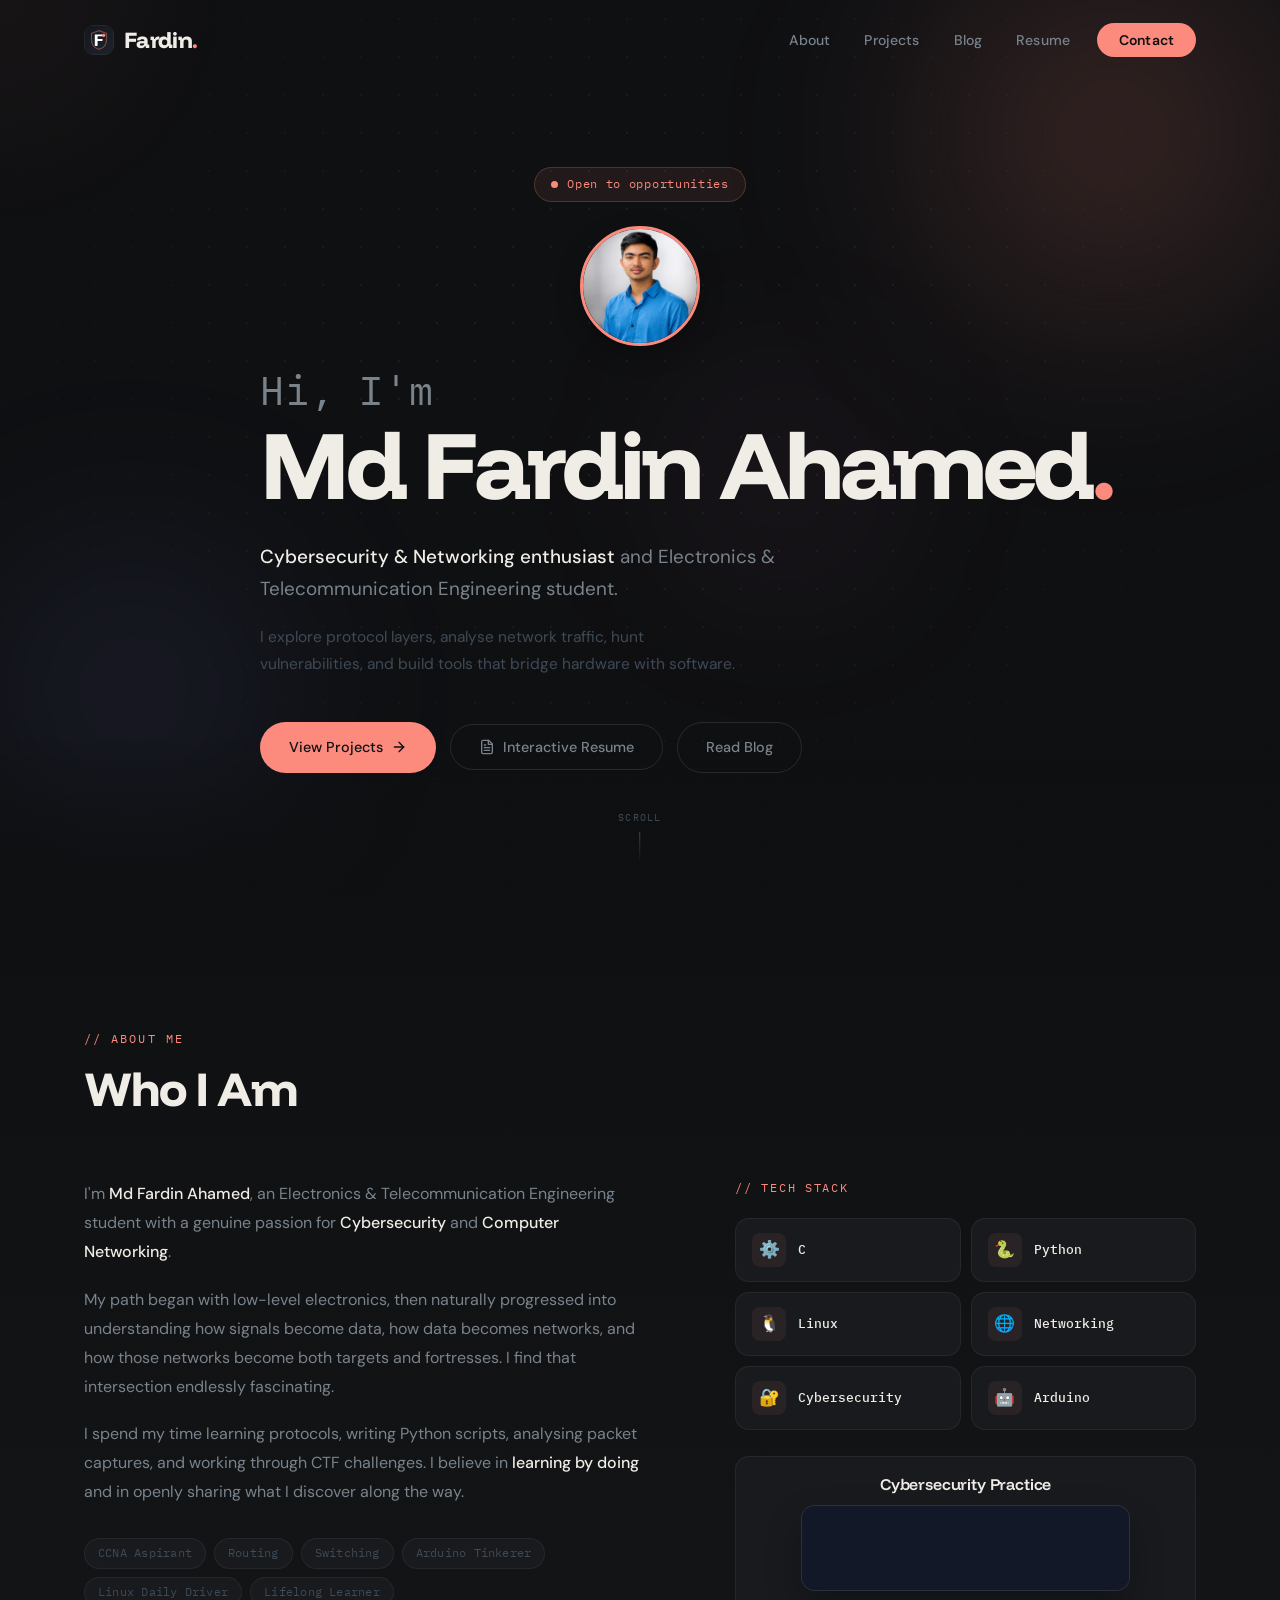
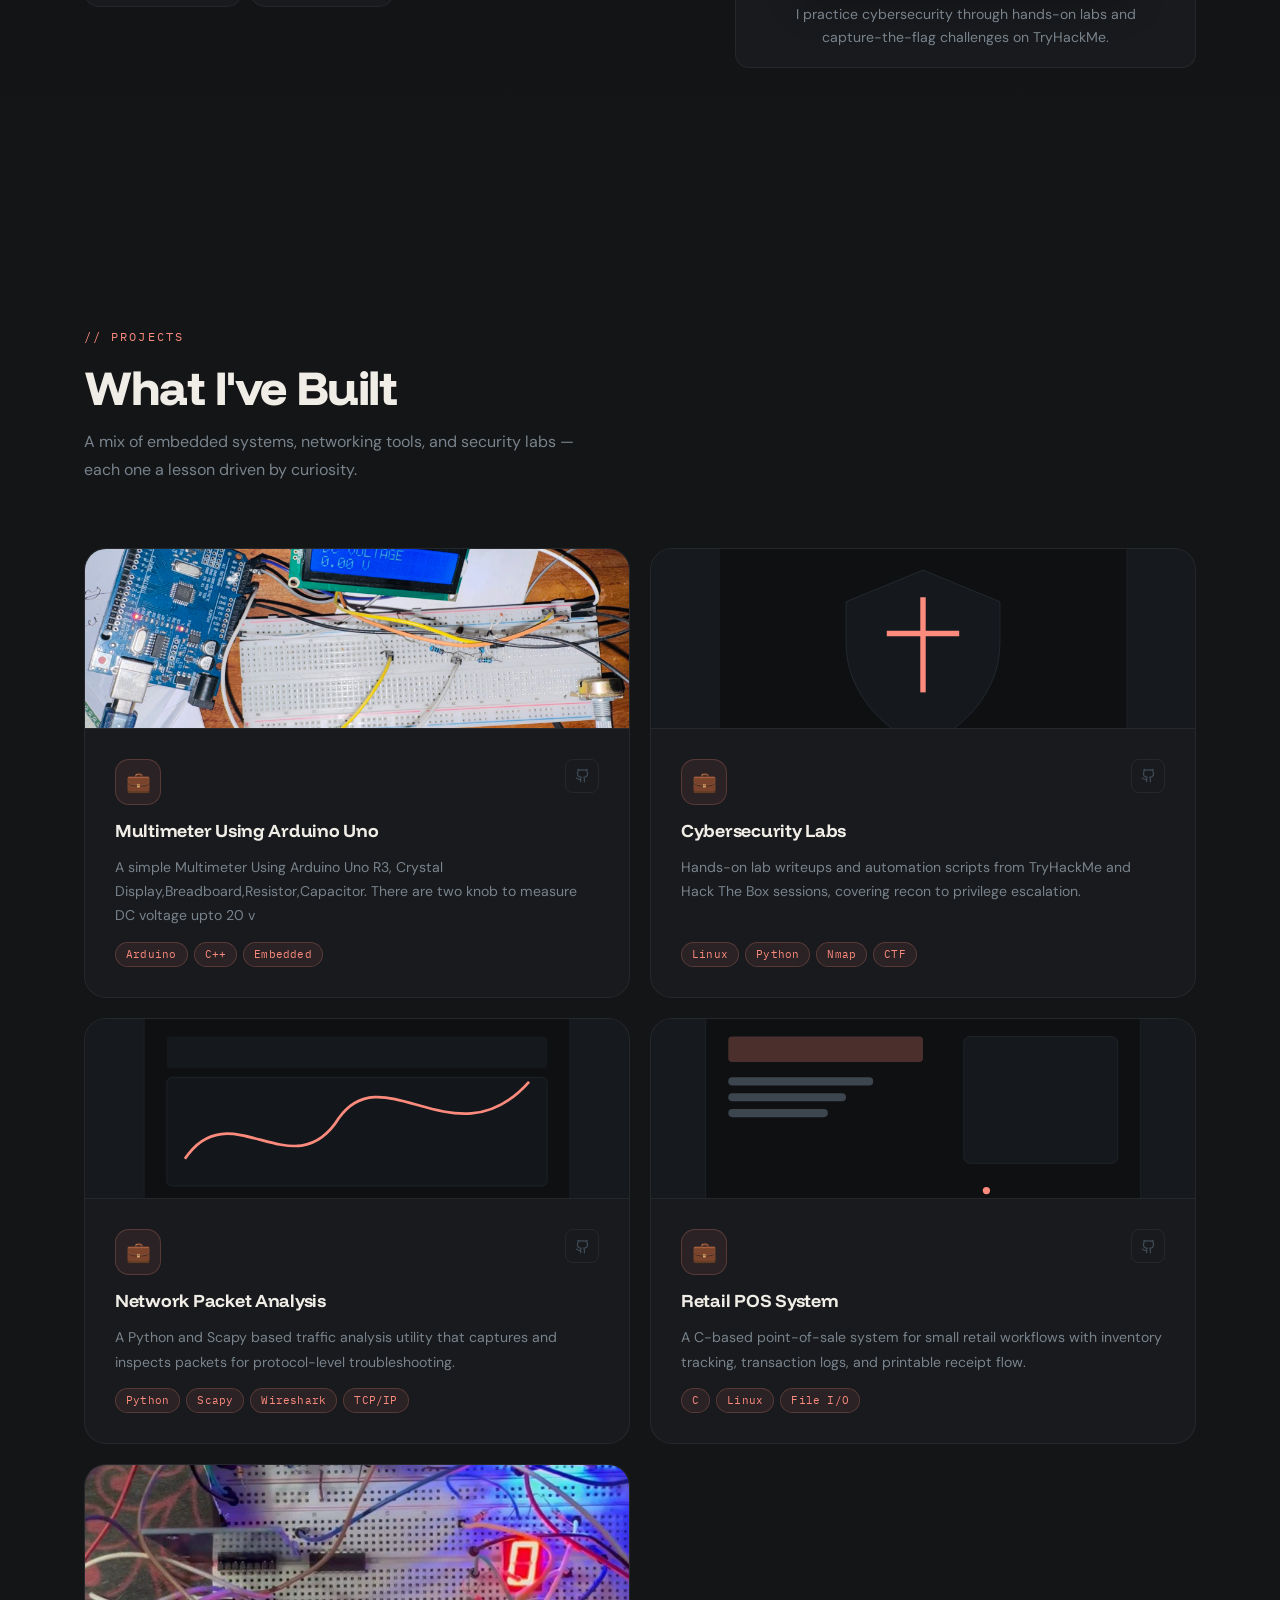
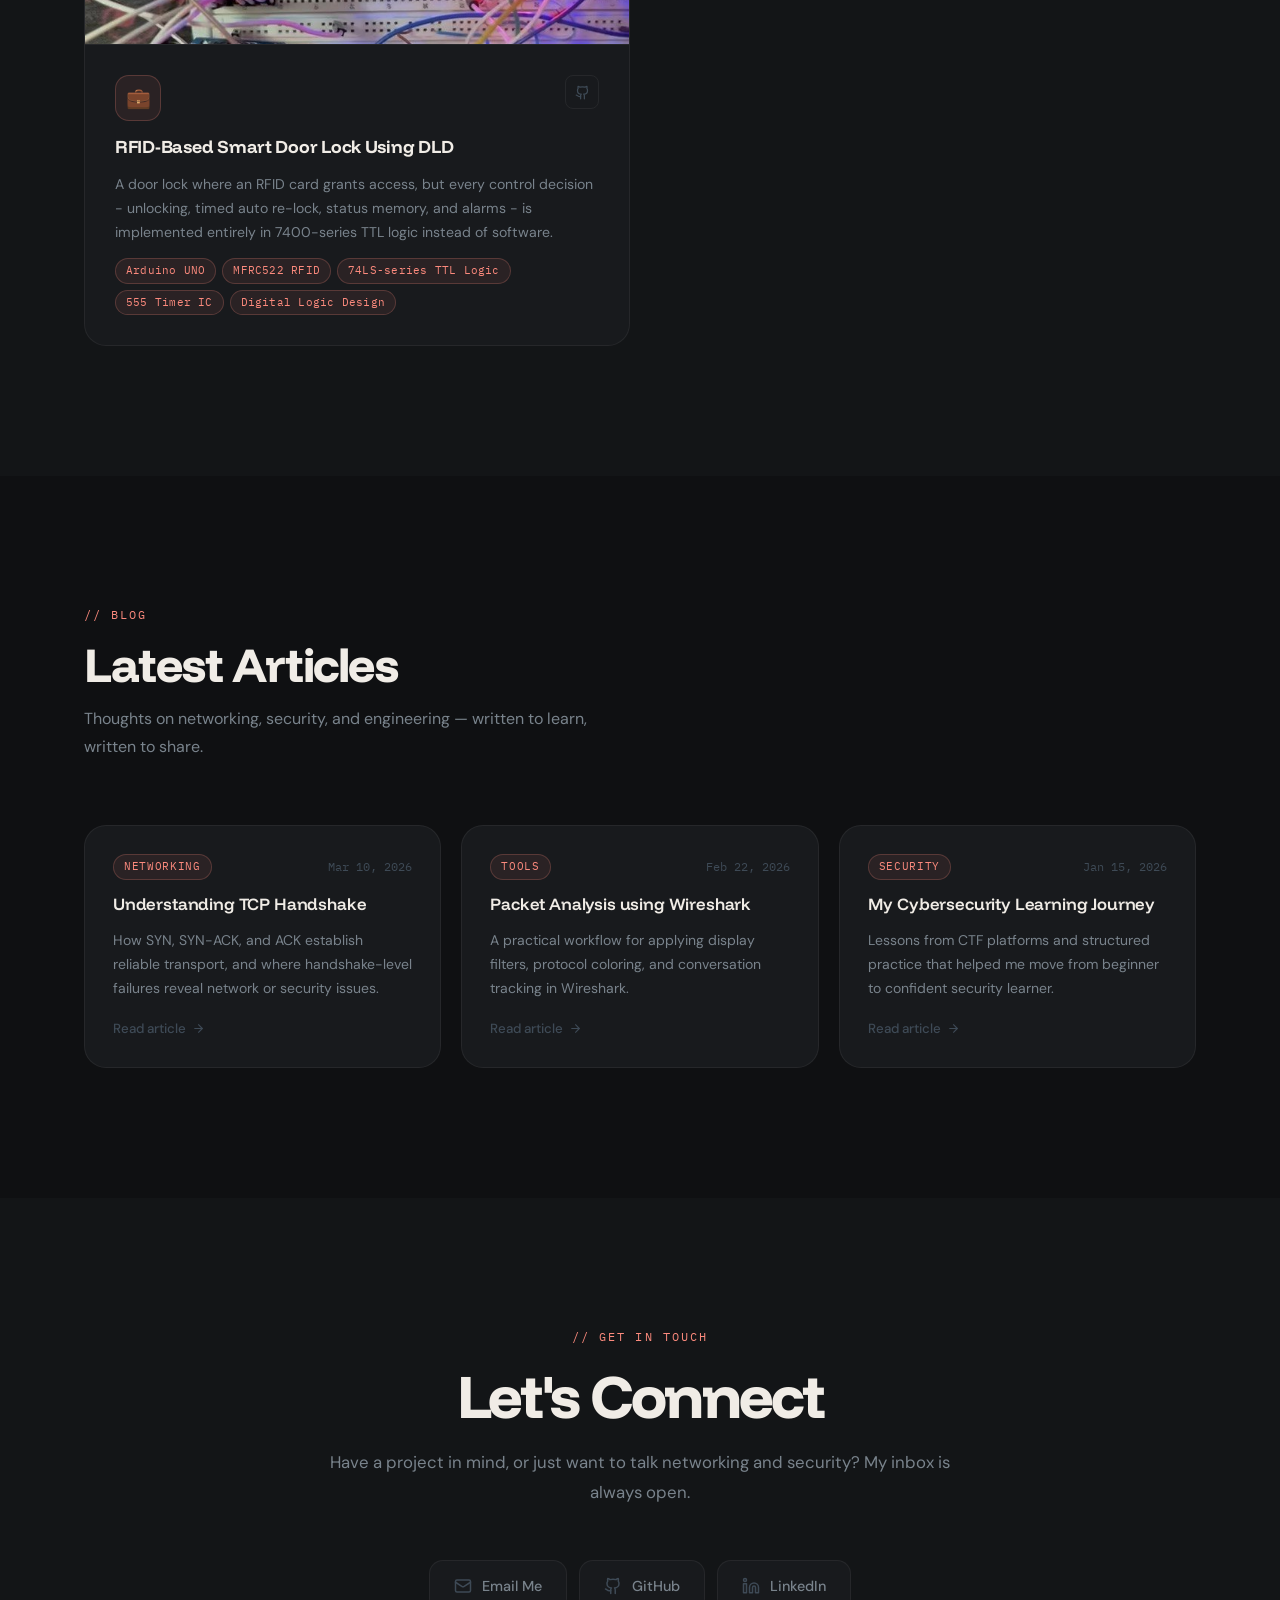
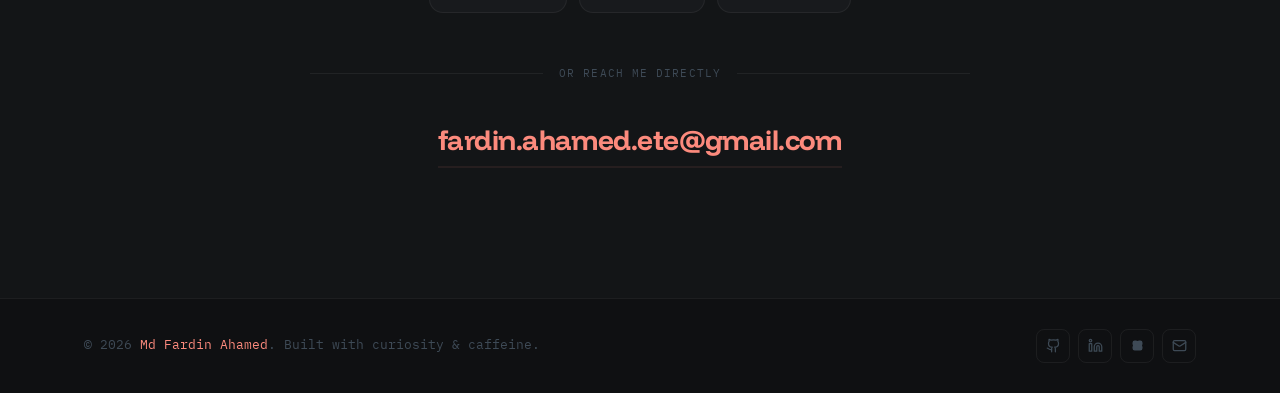
<file: index.html>
<!DOCTYPE html>
<html lang="en">
<head>
  <meta charset="UTF-8" />
  <meta name="viewport" content="width=device-width, initial-scale=1.0" />
  <meta name="description" content="Md Fardin Ahamed — Cybersecurity and Networking enthusiast, Electronics and Telecommunication Engineering student, and builder of practical security and networking projects." />
  <meta name="theme-color" content="#0f1012" />
  <meta name="robots" content="index,follow" />
  <meta name="googlebot" content="index,follow,max-image-preview:large,max-snippet:-1,max-video-preview:-1" />
  <meta name="author" content="Md Fardin Ahamed" />
  <meta name="keywords" content="Md Fardin Ahamed, cybersecurity portfolio, networking projects, packet analysis, Wireshark, CTF, electronics engineering" />

  <!-- Open Graph -->
  <meta property="og:title"       content="Md Fardin Ahamed — Portfolio" />
  <meta property="og:description" content="Cybersecurity and Networking enthusiast sharing projects, writeups, and practical learning." />
  <meta property="og:type"        content="website" />
  <meta property="og:url"         content="https://fardinahamed.tech" />
  <meta property="og:image"       content="https://fardinahamed.tech/assets/images/og-cover.svg" />
  <meta property="og:site_name"   content="Md Fardin Ahamed Portfolio" />
  <meta property="og:locale"      content="en_US" />

  <meta name="twitter:card"        content="summary_large_image" />
  <meta name="twitter:title"       content="Md Fardin Ahamed — Portfolio" />
  <meta name="twitter:description" content="Cybersecurity and Networking enthusiast with hands-on projects and blogs." />
  <meta name="twitter:image"       content="https://fardinahamed.tech/assets/images/og-cover.svg" />

  <link rel="canonical" href="https://fardinahamed.tech/" />
  <link rel="alternate" hreflang="en" href="https://fardinahamed.tech/" />
  <link rel="alternate" hreflang="x-default" href="https://fardinahamed.tech/" />
  <link rel="sitemap" type="application/xml" href="/sitemap.xml" />

  <title>Md Fardin Ahamed — Portfolio</title>

  <!-- Favicon & Apple Touch Icon -->
  <link rel="icon" type="image/svg+xml" href="assets/icons/favicon.svg?v=20260815_v2" />
  <link rel="alternate icon" href="assets/icons/favicon.svg?v=20260815_v2" />
  <link rel="shortcut icon" href="assets/icons/favicon.svg?v=20260815_v2" />
  <link rel="apple-touch-icon" href="assets/icons/favicon.svg?v=20260815_v2" />

  <!-- Google Fonts -->
  <link rel="preconnect" href="https://fonts.googleapis.com" />
  <link rel="preconnect" href="https://fonts.gstatic.com" crossorigin />
  <link
    href="https://fonts.googleapis.com/css2?family=Funnel+Display:wght@300;400;500;600;700;800&family=DM+Sans:ital,opsz,wght@0,9..40,300;0,9..40,400;0,9..40,500;0,9..40,600;1,9..40,400&family=IBM+Plex+Mono:ital,wght@0,400;0,500;1,400&display=swap"
    rel="stylesheet"
  />

  <!-- Stylesheets -->
  <link rel="stylesheet" href="css/base.css?v=20260815_resume_cms_v5" />
  <link rel="stylesheet" href="css/layout.css?v=20260815_resume_cms_v5" />
  <link rel="stylesheet" href="css/components.css?v=20260816_v15" />

  <!-- Structured Data -->
  <script type="application/ld+json">
    {
      "@context": "https://schema.org",
      "@graph": [
        {
          "@type": "Person",
          "@id": "https://fardinahamed.tech/#person",
          "name": "Md Fardin Ahamed",
          "url": "https://fardinahamed.tech/",
          "image": "https://fardinahamed.tech/assets/images/profile.svg",
          "jobTitle": "Cybersecurity and Networking Enthusiast",
          "description": "Electronics and Telecommunication Engineering student focused on cybersecurity, networking, and practical labs.",
          "sameAs": [
            "https://github.com/fardin040",
            "https://linkedin.com/in/mdfardinahamed",
            "https://tryhackme.com/p/fardinahamed"
          ]
        },
        {
          "@type": "WebSite",
          "@id": "https://fardinahamed.tech/#website",
          "url": "https://fardinahamed.tech/",
          "name": "Md Fardin Ahamed Portfolio",
          "description": "Projects, writeups, and practical learning in cybersecurity and networking.",
          "publisher": {
            "@id": "https://fardinahamed.tech/#person"
          },
          "inLanguage": "en"
        },
        {
          "@type": "WebPage",
          "@id": "https://fardinahamed.tech/#webpage",
          "url": "https://fardinahamed.tech/",
          "name": "Md Fardin Ahamed — Portfolio",
          "isPartOf": {
            "@id": "https://fardinahamed.tech/#website"
          },
          "about": {
            "@id": "https://fardinahamed.tech/#person"
          },
          "dateModified": "2026-03-15"
        }
      ]
    }
  </script>
</head>

<body>

  <!-- Ambient cursor glow -->
  <div class="cursor-glow" aria-hidden="true"></div>

  <!-- ══════════════════════════════════════════
       NAVBAR
  ══════════════════════════════════════════ -->
  <nav class="navbar" aria-label="Main navigation">
    <div class="container">
      <div class="navbar__inner">

        <a href="#home" class="navbar__logo" aria-label="Md Fardin Ahamed Home">
          <svg class="navbar__logo-icon" width="28" height="28" viewBox="0 0 64 64" fill="none" xmlns="http://www.w3.org/2000/svg" aria-hidden="true">
            <rect width="64" height="64" rx="16" fill="url(#navBgGrad)"/>
            <rect x="0.75" y="0.75" width="62.5" height="62.5" rx="15.25" stroke="#ffffff" stroke-opacity="0.15"/>
            <path d="M 32 12 L 48 18 V 32 C 48 41.5 41.2 49.2 32 52 C 22.8 49.2 16 41.5 16 32 V 18 Z" fill="none" stroke="#fc8a7d" stroke-width="2.5" stroke-opacity="0.4"/>
            <path d="M 23 20 H 42 C 43.1 20 44 20.9 44 22 C 44 23.1 43.1 24 42 24 H 29 V 30 H 38 C 39.1 30 40 30.9 40 32 C 40 33.1 39.1 34 38 34 H 29 V 43 C 29 44.1 28.1 45 27 45 H 25 C 23.9 45 23 44.1 23 43 V 20 Z" fill="#ffffff"/>
            <circle cx="42" cy="22" r="3.5" fill="#fc8a7d"/>
            <defs>
              <linearGradient id="navBgGrad" x1="0%" y1="0%" x2="100%" y2="100%">
                <stop offset="0%" stop-color="#14171d"/>
                <stop offset="100%" stop-color="#1e222b"/>
              </linearGradient>
            </defs>
          </svg>
          <span class="navbar__logo-text">Fardin<span class="navbar__logo-dot">.</span></span>
        </a>

        <ul class="navbar__menu" id="nav-menu" role="list">
          <li><a href="#about"    class="navbar__link">About</a></li>
          <li><a href="#projects" class="navbar__link">Projects</a></li>
          <li><a href="#blog"     class="navbar__link">Blog</a></li>
          <li>
            <a
              href="/assets/resume/Md_Fardin_Ahamed_Resume.pdf"
              data-action="open-resume"
              class="navbar__link"
            >Resume</a>
          </li>
          <li><a href="#contact"  class="navbar__cta">Contact</a></li>
        </ul>

        <button
          class="navbar__hamburger"
          aria-controls="nav-menu"
          aria-expanded="false"
          aria-label="Toggle navigation"
        >
          <span></span>
          <span></span>
          <span></span>
        </button>

      </div>
    </div>
  </nav>


  <!-- ══════════════════════════════════════════
       HERO
  ══════════════════════════════════════════ -->
  <section id="home" class="hero">

    <!-- Background layers -->
    <div class="hero__grid-bg" aria-hidden="true"></div>
    <div class="hero__blobs" aria-hidden="true">
      <div class="hero__blob hero__blob--1"></div>
      <div class="hero__blob hero__blob--2"></div>
      <div class="hero__blob hero__blob--3"></div>
    </div>

    <div class="container">
      <div class="hero__content">

        <!-- Status badge -->
        <div class="hero__badge reveal">
          <div class="hero__badge-dot"></div>
          <span class="hero__badge-text">Open to opportunities</span>
        </div>

        <div class="hero__avatar reveal reveal-delay-1">
          <img
            src="/assets/images/profile.svg?v=20260315"
            alt="Md Fardin Ahamed"
            id="profile-avatar"
            data-fallback-src="/assets/images/profile.svg?v=20260315"
            data-fallback-alt="Md Fardin Ahamed"
            class="hero__avatar-img"
            loading="eager"
          />
        </div>

        <!-- Heading -->
        <h1 class="hero__title reveal reveal-delay-2">
          <span class="hero__title-greeting">Hi, I'm</span>
          <span class="hero__title-name">
            Md&nbsp;Fardin&nbsp;Ahamed<span class="hero__title-dot">.</span>
          </span>
        </h1>

        <!-- Subtitle -->
        <p class="hero__subtitle reveal reveal-delay-2">
          <strong>Cybersecurity &amp; Networking enthusiast</strong> and
          Electronics &amp; Telecommunication Engineering student.
        </p>

        <!-- Description -->
        <p class="hero__desc reveal reveal-delay-3">
          I explore protocol layers, analyse network traffic, hunt
          vulnerabilities, and build tools that bridge hardware with software.
        </p>

        <!-- CTAs -->
        <div class="hero__actions reveal reveal-delay-4">
          <a href="#projects" class="btn btn--primary">
            View Projects
            <svg xmlns="http://www.w3.org/2000/svg" width="16" height="16" viewBox="0 0 24 24"
                 fill="none" stroke="currentColor" stroke-width="2"
                 stroke-linecap="round" stroke-linejoin="round" aria-hidden="true">
              <path d="M5 12h14"/><path d="m12 5 7 7-7 7"/>
            </svg>
          </a>
          <button
            id="open-resume-btn"
            data-action="open-resume"
            class="btn btn--outline"
            aria-haspopup="dialog"
            aria-controls="resume-modal"
          >
            <svg xmlns="http://www.w3.org/2000/svg" width="16" height="16" viewBox="0 0 24 24"
                 fill="none" stroke="currentColor" stroke-width="2"
                 stroke-linecap="round" stroke-linejoin="round" aria-hidden="true">
              <path d="M14.5 2H6a2 2 0 0 0-2 2v16a2 2 0 0 0 2 2h12a2 2 0 0 0 2-2V7.5L14.5 2z"/>
              <polyline points="14 2 14 8 20 8"/>
              <line x1="16" y1="13" x2="8" y2="13"/>
              <line x1="16" y1="17" x2="8" y2="17"/>
              <line x1="10" y1="9" x2="8" y2="9"/>
            </svg>
            Interactive Resume
          </button>
          <a href="#blog" class="btn btn--outline">Read Blog</a>
        </div>

      </div>
    </div>

    <!-- Scroll indicator -->
    <div class="hero__scroll" aria-hidden="true">
      <span class="hero__scroll-text">scroll</span>
      <div class="hero__scroll-line"></div>
    </div>

  </section>


  <!-- ══════════════════════════════════════════
       ABOUT
  ══════════════════════════════════════════ -->
  <section id="about">
    <div class="container">

      <div class="section-header reveal">
        <span class="section-label">// about me</span>
        <h2 id="about-title" class="section-title">Who I Am</h2>
      </div>

      <div class="about__grid">

        <!-- Biography -->
        <div class="about__bio reveal--left">
          <div id="about-bio-text">
            <p>
              I'm <span class="about__highlight">Md Fardin Ahamed</span>, an
              Electronics &amp; Telecommunication Engineering student with a genuine passion
              for <span class="about__highlight">Cybersecurity</span> and
              <span class="about__highlight">Computer Networking</span>.
            </p>
            <p>
              My path began with low&#8209;level electronics, then naturally
              progressed into understanding how signals become data, how data
              becomes networks, and how those networks become both targets and
              fortresses. I find that intersection endlessly fascinating.
            </p>
            <p>
              I spend my time learning protocols, writing Python scripts, analysing
              packet captures, and working through CTF challenges. I believe in
              <span class="about__highlight">learning by doing</span> and in
              openly sharing what I discover along the way.
            </p>
          </div>

          <div id="about-tags" class="about__tags">
            <span class="tag">CTF Player</span>
            <span class="tag">Open Source</span>
            <span class="tag">Packet Analysis</span>
            <span class="tag">Arduino Tinkerer</span>
            <span class="tag">Linux Daily Driver</span>
            <span class="tag">Lifelong Learner</span>
          </div>
        </div>

        <!-- Skills -->
        <div class="about__skills reveal--right">
          <span class="about__skills-label">// tech stack</span>
          <div class="about__skills-grid">

            <div class="skill-item">
              <div class="skill-item__icon" aria-hidden="true">⚙️</div>
              <span class="skill-item__name">C</span>
            </div>

            <div class="skill-item">
              <div class="skill-item__icon" aria-hidden="true">🐍</div>
              <span class="skill-item__name">Python</span>
            </div>

            <div class="skill-item">
              <div class="skill-item__icon" aria-hidden="true">🐧</div>
              <span class="skill-item__name">Linux</span>
            </div>

            <div class="skill-item">
              <div class="skill-item__icon" aria-hidden="true">🌐</div>
              <span class="skill-item__name">Networking</span>
            </div>

            <div class="skill-item">
              <div class="skill-item__icon" aria-hidden="true">🔐</div>
              <span class="skill-item__name">Cybersecurity</span>
            </div>

            <div class="skill-item">
              <div class="skill-item__icon" aria-hidden="true">🤖</div>
              <span class="skill-item__name">Arduino</span>
            </div>

          </div>

          <div class="about__practice">
            <h3 class="about__practice-title">Cybersecurity Practice</h3>
            <div class="about__practice-badge-shell">
              <iframe
                class="about__practice-badge-frame"
                src="https://tryhackme.com/api/v2/badges/public-profile?userPublicId=4145303"
                title="TryHackMe badge for Md Fardin Ahamed"
                loading="lazy"
                scrolling="no"
                referrerpolicy="strict-origin-when-cross-origin"
              ></iframe>
            </div>
            <p class="about__practice-caption">
              I practice cybersecurity through hands-on labs and capture-the-flag challenges on TryHackMe.
            </p>
          </div>
        </div>

      </div>
    </div>
  </section>


  <!-- ══════════════════════════════════════════
       PROJECTS
  ══════════════════════════════════════════ -->
  <section id="projects">
    <div class="container">

      <div class="section-header reveal">
        <span class="section-label">// projects</span>
        <h2 class="section-title">What I've Built</h2>
        <p class="section-description">
          A mix of embedded systems, networking tools, and security labs —
          each one a lesson driven by curiosity.
        </p>
      </div>

      <div class="projects__grid" id="projects-grid" aria-live="polite"></div>
    </div>
  </section>


  <!-- ══════════════════════════════════════════
       BLOG
  ══════════════════════════════════════════ -->
  <section id="blog">
    <div class="container">

      <div class="section-header reveal">
        <span class="section-label">// blog</span>
        <h2 class="section-title">Latest Articles</h2>
        <p class="section-description">
          Thoughts on networking, security, and engineering — written to learn,
          written to share.
        </p>
      </div>

      <div class="blog__grid" id="blog-grid" aria-live="polite"></div>
    </div>
  </section>


  <!-- ══════════════════════════════════════════
       CONTACT
  ══════════════════════════════════════════ -->
  <section id="contact">
    <div class="container">

      <div class="contact__wrapper reveal">

        <span class="contact__eyebrow">// get in touch</span>
        <h2 class="contact__title">Let's Connect</h2>
        <p class="contact__subtitle">
          Have a project in mind, or just want to talk networking and
          security? My inbox is always open.
        </p>

        <div class="contact__links">

          <!-- Email -->
          <a href="mailto:fardin.ahamed.ete@gmail.com" class="contact__link">
            <svg xmlns="http://www.w3.org/2000/svg" width="18" height="18" viewBox="0 0 24 24"
                 fill="none" stroke="currentColor" stroke-width="2"
                 stroke-linecap="round" stroke-linejoin="round" aria-hidden="true">
              <rect width="20" height="16" x="2" y="4" rx="2"/>
              <path d="m22 7-8.97 5.7a1.94 1.94 0 0 1-2.06 0L2 7"/>
            </svg>
            Email Me
          </a>

          <!-- GitHub -->
          <a
            href="https://github.com/fardin040"
            target="_blank"
            rel="noopener noreferrer"
            class="contact__link"
          >
            <svg xmlns="http://www.w3.org/2000/svg" width="18" height="18" viewBox="0 0 24 24"
                 fill="none" stroke="currentColor" stroke-width="2"
                 stroke-linecap="round" stroke-linejoin="round" aria-hidden="true">
              <path d="M15 22v-4a4.8 4.8 0 0 0-1-3.5c3 0 6-2 6-5.5.08-1.25-.27-2.48-1-3.5.28-1.15.28-2.35 0-3.5 0 0-1 0-3 1.5-2.64-.5-5.36-.5-8 0C6 2 5 2 5 2c-.3 1.15-.3 2.35 0 3.5A5.403 5.403 0 0 0 4 9c0 3.5 3 5.5 6 5.5-.39.49-.68 1.05-.85 1.65-.17.6-.22 1.23-.15 1.85v4"/>
              <path d="M9 18c-4.51 2-5-2-7-2"/>
            </svg>
            GitHub
          </a>

          <!-- LinkedIn -->
          <a
            href="https://linkedin.com/in/mdfardinahamed"
            target="_blank"
            rel="noopener noreferrer"
            class="contact__link"
          >
            <svg xmlns="http://www.w3.org/2000/svg" width="18" height="18" viewBox="0 0 24 24"
                 fill="none" stroke="currentColor" stroke-width="2"
                 stroke-linecap="round" stroke-linejoin="round" aria-hidden="true">
              <path d="M16 8a6 6 0 0 1 6 6v7h-4v-7a2 2 0 0 0-2-2 2 2 0 0 0-2 2v7h-4v-7a6 6 0 0 1 6-6z"/>
              <rect width="4" height="12" x="2" y="9"/>
              <circle cx="4" cy="4" r="2"/>
            </svg>
            LinkedIn
          </a>

        </div>

        <div class="contact__divider">
          <span class="contact__divider-text">or reach me directly</span>
        </div>

        <a href="mailto:fardin.ahamed.ete@gmail.com" class="contact__email">
          fardin.ahamed.ete@gmail.com
        </a>

      </div>
    </div>
  </section>


  <!-- ══════════════════════════════════════════
       FOOTER
  ══════════════════════════════════════════ -->
  <footer class="footer">
    <div class="container">
      <div class="footer__inner">

        <p class="footer__copy">
          &copy;&nbsp;<span id="year"></span>&nbsp;<em>Md Fardin Ahamed</em>.
          Built with curiosity &amp; caffeine.
        </p>

        <nav class="footer__social" aria-label="Social links">
          <a
            href="https://github.com/fardin040"
            target="_blank"
            rel="noopener noreferrer"
            class="footer__social-link"
            aria-label="GitHub"
          >
            <svg xmlns="http://www.w3.org/2000/svg" width="15" height="15" viewBox="0 0 24 24"
                 fill="none" stroke="currentColor" stroke-width="2"
                 stroke-linecap="round" stroke-linejoin="round" aria-hidden="true">
              <path d="M15 22v-4a4.8 4.8 0 0 0-1-3.5c3 0 6-2 6-5.5.08-1.25-.27-2.48-1-3.5.28-1.15.28-2.35 0-3.5 0 0-1 0-3 1.5-2.64-.5-5.36-.5-8 0C6 2 5 2 5 2c-.3 1.15-.3 2.35 0 3.5A5.403 5.403 0 0 0 4 9c0 3.5 3 5.5 6 5.5-.39.49-.68 1.05-.85 1.65-.17.6-.22 1.23-.15 1.85v4"/>
              <path d="M9 18c-4.51 2-5-2-7-2"/>
            </svg>
          </a>

          <a
            href="https://linkedin.com/in/mdfardinahamed"
            target="_blank"
            rel="noopener noreferrer"
            class="footer__social-link"
            aria-label="LinkedIn"
          >
            <svg xmlns="http://www.w3.org/2000/svg" width="15" height="15" viewBox="0 0 24 24"
                 fill="none" stroke="currentColor" stroke-width="2"
                 stroke-linecap="round" stroke-linejoin="round" aria-hidden="true">
              <path d="M16 8a6 6 0 0 1 6 6v7h-4v-7a2 2 0 0 0-2-2 2 2 0 0 0-2 2v7h-4v-7a6 6 0 0 1 6-6z"/>
              <rect width="4" height="12" x="2" y="9"/>
              <circle cx="4" cy="4" r="2"/>
            </svg>
          </a>

          <a
            href="https://tryhackme.com/p/fardinahamed"
            target="_blank"
            rel="noopener noreferrer"
            class="footer__social-link"
            aria-label="TryHackMe"
          >
            <svg xmlns="http://www.w3.org/2000/svg" width="15" height="15" viewBox="0 0 24 24" aria-hidden="true">
              <path fill="currentColor" d="M7.5 4A3.5 3.5 0 0 0 4 7.5v2A3.5 3.5 0 0 0 7.5 13h2A3.5 3.5 0 0 0 13 9.5v-2A3.5 3.5 0 0 0 9.5 4h-2Zm7 0A3.5 3.5 0 0 0 11 7.5v2a3.5 3.5 0 0 0 3.5 3.5h2A3.5 3.5 0 0 0 20 9.5v-2A3.5 3.5 0 0 0 16.5 4h-2ZM7.5 11A3.5 3.5 0 0 0 4 14.5v2A3.5 3.5 0 0 0 7.5 20h9a3.5 3.5 0 0 0 3.5-3.5v-2A3.5 3.5 0 0 0 16.5 11h-9Z"/>
            </svg>
          </a>

          <a
            href="mailto:fardin.ahamed.ete@gmail.com"
            class="footer__social-link"
            aria-label="Email"
          >
            <svg xmlns="http://www.w3.org/2000/svg" width="15" height="15" viewBox="0 0 24 24"
                 fill="none" stroke="currentColor" stroke-width="2"
                 stroke-linecap="round" stroke-linejoin="round" aria-hidden="true">
              <rect width="20" height="16" x="2" y="4" rx="2"/>
              <path d="m22 7-8.97 5.7a1.94 1.94 0 0 1-2.06 0L2 7"/>
            </svg>
          </a>
        </nav>

      </div>
    </div>
  <!-- ══════════════════════════════════════════
       INTERACTIVE RESUME MODAL
  ══════════════════════════════════════════ -->
  <div id="resume-modal" class="resume-modal" role="dialog" aria-modal="true" aria-labelledby="resume-modal-title" aria-hidden="true">
    <div class="resume-modal__overlay" id="resume-modal-overlay"></div>
    <div class="resume-modal__card">
      
      <!-- Modal Header -->
      <div class="resume-modal__header">
        <div class="resume-modal__title-group">
          <div class="resume-modal__icon" aria-hidden="true">
            <svg width="20" height="20" viewBox="0 0 24 24" fill="none" stroke="currentColor" stroke-width="2" stroke-linecap="round" stroke-linejoin="round">
              <path d="M14.5 2H6a2 2 0 0 0-2 2v16a2 2 0 0 0 2 2h12a2 2 0 0 0 2-2V7.5L14.5 2z"/>
              <polyline points="14 2 14 8 20 8"/>
            </svg>
          </div>
          <div>
            <h2 id="resume-modal-title" class="resume-modal__title">Md Fardin Ahamed — Resume</h2>
            <span class="resume-modal__subtitle">Cybersecurity &amp; Networking | ETE Student</span>
          </div>
        </div>

        <div class="resume-modal__actions">
          <div class="resume-modal__tabs" role="tablist">
            <button class="resume-modal__tab active" id="tab-interactive" role="tab" aria-selected="true" data-target="view-interactive">Interactive</button>
            <button class="resume-modal__tab" id="tab-pdf" role="tab" aria-selected="false" data-target="view-pdf">PDF Document</button>
          </div>

          <a href="/assets/resume/Md_Fardin_Ahamed_Resume.pdf" download="Md_Fardin_Ahamed_Resume.pdf" class="btn btn--primary btn--sm" target="_blank" rel="noopener noreferrer">
            <svg width="14" height="14" viewBox="0 0 24 24" fill="none" stroke="currentColor" stroke-width="2" stroke-linecap="round" stroke-linejoin="round" aria-hidden="true">
              <path d="M21 15v4a2 2 0 0 1-2 2H5a2 2 0 0 1-2-2v-4"/>
              <polyline points="7 10 12 15 17 10"/>
              <line x1="12" y1="15" x2="12" y2="3"/>
            </svg>
            Download PDF
          </a>

          <button class="resume-modal__close" id="close-resume-btn" aria-label="Close resume modal">
            <svg width="18" height="18" viewBox="0 0 24 24" fill="none" stroke="currentColor" stroke-width="2" stroke-linecap="round" stroke-linejoin="round" aria-hidden="true">
              <line x1="18" y1="6" x2="6" y2="18"/>
              <line x1="6" y1="6" x2="18" y2="18"/>
            </svg>
          </button>
        </div>
      </div>

      <!-- Modal Content Body -->
      <div class="resume-modal__body">
        
        <!-- View 1: Interactive Structured Web Resume -->
        <div id="view-interactive" class="resume-view active" role="tabpanel">
          <div class="resume-grid">
            
            <aside class="resume-sidebar">
              <div class="resume-sidebar__section">
                <h3 class="resume-section-title">Contact &amp; Links</h3>
                <ul class="resume-contact-list" id="resume-cms-contact">
                  <li>
                    <svg width="14" height="14" viewBox="0 0 24 24" fill="none" stroke="currentColor" stroke-width="2" aria-hidden="true"><path d="M22 16.92v3a2 2 0 0 1-2.18 2 19.79 19.79 0 0 1-8.63-3.07 19.5 19.5 0 0 1-6-6 19.79 19.79 0 0 1-3.07-8.67A2 2 0 0 1 4.11 2h3a2 2 0 0 1 2 1.72 12.84 12.84 0 0 0 .7 2.81 2 2 0 0 1-.45 2.11L8.09 9.91a16 16 0 0 0 6 6l1.27-1.27a2 2 0 0 1 2.11-.45 12.84 12.84 0 0 0 2.81.7A2 2 0 0 1 22 16.92z"/></svg>
                    +880 1308990042
                  </li>
                  <li>
                    <svg width="14" height="14" viewBox="0 0 24 24" fill="none" stroke="currentColor" stroke-width="2" aria-hidden="true"><path d="M4 4h16c1.1 0 2 .9 2 2v12c0 1.1-.9 2-2 2H4c-1.1 0-2-.9-2-2V6c0-1.1.9-2 2-2z"/><polyline points="22,6 12,13 2,6"/></svg>
                    fardin.ahamed.ete@gmail.com
                  </li>
                  <li>
                    <svg width="14" height="14" viewBox="0 0 24 24" fill="none" stroke="currentColor" stroke-width="2" aria-hidden="true"><path d="M20 10c0 6-8 12-8 12s-8-6-8-12a8 8 0 0 1 16 0z"/><circle cx="12" cy="10" r="3"/></svg>
                    Chittagong, Bangladesh
                  </li>
                  <li>
                    <svg width="14" height="14" viewBox="0 0 24 24" fill="none" stroke="currentColor" stroke-width="2" aria-hidden="true"><circle cx="12" cy="12" r="10"/><path d="M12 2a14.5 14.5 0 0 0 0 20 14.5 14.5 0 0 0 0-20"/><path d="M2 12h20"/></svg>
                    <a href="https://fardinahamed.tech" target="_blank" rel="noopener noreferrer">fardinahamed.tech</a>
                  </li>
                </ul>
              </div>

              <div class="resume-sidebar__section">
                <h3 class="resume-section-title">Core Competencies</h3>
                <div class="resume-skill-pills" id="resume-cms-skills">
                  <span>Packet Inspection</span>
                  <span>Wireshark &amp; Nmap</span>
                  <span>Linux SysAdmin</span>
                  <span>Penetration Testing</span>
                  <span>TCP/IP Stack</span>
                  <span>Python Automation</span>
                  <span>Arduino / C++</span>
                  <span>Git &amp; CI/CD</span>
                </div>
              </div>

              <div class="resume-sidebar__section">
                <h3 class="resume-section-title">Languages</h3>
                <p class="resume-desc" id="resume-cms-languages">Bengali (Native), English (Professional)</p>
              </div>
            </aside>

            <main class="resume-main">
              
              <section class="resume-block">
                <h3 class="resume-block-title">Professional Summary</h3>
                <p class="resume-paragraph" id="resume-cms-summary">
                  Electronics &amp; Telecommunication Engineering (ETE) student specializing in Cybersecurity, Computer Networks, and Hardware-Software Systems. Experienced in network traffic inspection, protocol security analysis, vulnerability testing labs, and IoT hardware prototyping.
                </p>
              </section>

              <section class="resume-block">
                <h3 class="resume-block-title">Education</h3>
                <div id="resume-cms-education">
                  <div class="resume-item">
                    <div class="resume-item__head">
                      <h4>B.Sc. in Electronics &amp; Telecommunication Engineering</h4>
                      <span class="resume-date">2022 — Present</span>
                    </div>
                    <p class="resume-org">Chittagong University of Engineering &amp; Technology (CUET)</p>
                    <p class="resume-desc">Key Coursework: Computer Communications &amp; Networks, Digital Signals, Microcontrollers &amp; Embedded Systems, Network Security.</p>
                  </div>
                </div>
              </section>

              <section class="resume-block">
                <h3 class="resume-block-title">Featured Projects &amp; Security Labs</h3>
                <div id="resume-cms-experience">
                  <div class="resume-item">
                    <div class="resume-item__head">
                      <h4>Network Packet Analysis &amp; Traffic Inspection Lab</h4>
                      <span class="resume-tag">Networking</span>
                    </div>
                    <p class="resume-desc">Deep-dive packet capture using Wireshark to analyze TCP 3-way handshakes, DNS queries, and HTTP/HTTPS headers for protocol security audits.</p>
                  </div>

                  <div class="resume-item">
                    <div class="resume-item__head">
                      <h4>Cybersecurity Vulnerability &amp; Reconnaissance Labs</h4>
                      <span class="resume-tag">Security</span>
                    </div>
                    <p class="resume-desc">Practical threat modeling, port scanning via Nmap, CTF challenges, and TryHackMe security writeups focused on web and network defense.</p>
                  </div>

                  <div class="resume-item">
                    <div class="resume-item__head">
                      <h4>Embedded Microcontroller Systems</h4>
                      <span class="resume-tag">Hardware / IoT</span>
                    </div>
                    <p class="resume-desc">Engineered sensor systems using Arduino C++, UART/SPI communications, and real-time hardware telemetry monitors.</p>
                  </div>
                </div>
              </section>

            </main>

          </div>
        </div>

        <!-- View 2: Native PDF Viewer -->
        <div id="view-pdf" class="resume-view" role="tabpanel">
          <iframe src="/assets/resume/Md_Fardin_Ahamed_Resume.pdf#toolbar=1&amp;navpanes=0" class="resume-pdf-frame" title="Md Fardin Ahamed PDF Resume"></iframe>
        </div>

      </div>

    </div>
  </div>

  <!-- Scripts -->
  <script>
    window.CMS_CONTENT_SOURCE = {
      owner: 'fardin040',
      repo: 'fardinahamed.tech',
      branch: 'main'
    };
  </script>
  <script src="js/main.js?v=20261012_v18"></script>

</body>
</html>
</file>
<file: css/base.css>
/* ===============================================================
   BASE STYLES — CSS Variables, Reset, Typography
   =============================================================== */

/* ---- Design Tokens ---- */
:root {
  /* Backgrounds */
  --bg-primary:       #0f1012;
  --bg-secondary:     #131517;
  --bg-card:          #181a1d;
  --bg-card-hover:    #1d1f23;

  /* Accent */
  --accent:           #fc8a7d;
  --accent-dim:       rgba(252, 138, 125, 0.08);
  --accent-glow:      rgba(252, 138, 125, 0.18);
  --accent-border:    rgba(252, 138, 125, 0.22);

  /* Text */
  --text-primary:     #f0ece6;
  --text-secondary:   #79838c;
  --text-muted:       #3e4a56;

  /* Borders */
  --border:           rgba(255, 255, 255, 0.06);
  --border-hover:     rgba(255, 255, 255, 0.11);

  /* Typography */
  --font-heading:     'Funnel Display', sans-serif;
  --font-body:        'DM Sans', sans-serif;
  --font-mono:        'IBM Plex Mono', monospace;

  /* Spacing */
  --section-py:       130px;
  --container-px:     24px;

  /* Transitions */
  --ease-fast:        0.18s ease;
  --ease-med:         0.32s ease;
  --ease-slow:        0.6s cubic-bezier(0.16, 1, 0.3, 1);

  /* Radii */
  --r-sm:   8px;
  --r-md:   14px;
  --r-lg:   22px;
  --r-full: 9999px;
}

/* ---- Reset ---- */
*,
*::before,
*::after {
  margin: 0;
  padding: 0;
  box-sizing: border-box;
}

html {
  scroll-behavior: smooth;
  overflow-x: hidden;
}

body {
  font-family: var(--font-body);
  background-color: var(--bg-primary);
  color: var(--text-primary);
  line-height: 1.6;
  overflow-x: hidden;
  -webkit-font-smoothing: antialiased;
  -moz-osx-font-smoothing: grayscale;
}

/* ---- Base Typography ---- */
h1, h2, h3, h4, h5, h6 {
  font-family: var(--font-heading);
  color: var(--text-primary);
  line-height: 1.15;
  font-weight: 700;
}

p {
  color: var(--text-secondary);
  line-height: 1.75;
}

a {
  color: inherit;
  text-decoration: none;
  transition: color var(--ease-fast);
}

img, svg { display: block; }
img { max-width: 100%; }

ul, ol { list-style: none; }

button {
  font-family: var(--font-body);
  cursor: pointer;
  border: none;
  background: none;
}

code, pre, kbd, samp {
  font-family: var(--font-mono);
}

strong {
  font-weight: 600;
  color: var(--text-primary);
}

/* ---- Selection ---- */
::selection {
  background: var(--accent);
  color: var(--bg-primary);
}

/* ---- Custom Scrollbar ---- */
::-webkit-scrollbar          { width: 5px; }
::-webkit-scrollbar-track    { background: var(--bg-primary); }
::-webkit-scrollbar-thumb    { background: #2a2e32; border-radius: var(--r-full); }
::-webkit-scrollbar-thumb:hover { background: var(--text-muted); }

/* ---- Reduced Motion ---- */
@media (prefers-reduced-motion: reduce) {
  *, *::before, *::after {
    animation-duration: 0.01ms !important;
    transition-duration: 0.01ms !important;
  }
  html { scroll-behavior: auto; }
}
</file>
<file: css/layout.css>
/* ===============================================================
   LAYOUT — Container, Sections, Grid Utilities, Responsive
   =============================================================== */

/* ---- Container ---- */
.container {
  width: 100%;
  max-width: 1160px;
  margin: 0 auto;
  padding: 0 var(--container-px);
}

.container--narrow {
  max-width: 760px;
}

/* ---- Sections ---- */
section {
  position: relative;
  padding: var(--section-py) 0;
}

/* ---- Section Header ---- */
.section-header {
  margin-bottom: 64px;
}

.section-label {
  font-family: var(--font-mono);
  font-size: 0.72rem;
  color: var(--accent);
  letter-spacing: 0.18em;
  text-transform: uppercase;
  margin-bottom: 14px;
  display: block;
}

.section-title {
  font-size: clamp(1.9rem, 4.5vw, 3rem);
  font-weight: 800;
  letter-spacing: -0.03em;
  color: var(--text-primary);
  margin-bottom: 14px;
  line-height: 1.1;
}

.section-description {
  font-size: 1rem;
  color: var(--text-secondary);
  max-width: 520px;
  line-height: 1.75;
}

/* ---- Grid Utilities ---- */
.grid {
  display: grid;
}

.grid-2 {
  display: grid;
  grid-template-columns: repeat(2, 1fr);
  gap: 24px;
}

.grid-3 {
  display: grid;
  grid-template-columns: repeat(3, 1fr);
  gap: 24px;
}

/* ---- Flex Utilities ---- */
.flex          { display: flex; }
.flex-center   { display: flex; align-items: center; justify-content: center; }
.flex-between  { display: flex; align-items: center; justify-content: space-between; }
.flex-col      { display: flex; flex-direction: column; }

/* ---- Divider ---- */
.divider {
  width: 100%;
  height: 1px;
  background: var(--border);
}

/* ---- Visually Hidden (a11y) ---- */
.sr-only {
  position: absolute;
  width: 1px; height: 1px;
  padding: 0; margin: -1px;
  overflow: hidden;
  clip: rect(0,0,0,0);
  white-space: nowrap;
  border: 0;
}

/* ---- Responsive Breakpoints ---- */
@media (max-width: 1024px) {
  .grid-3 {
    grid-template-columns: repeat(2, 1fr);
  }
}

@media (max-width: 768px) {
  :root {
    --section-py: 88px;
    --container-px: 20px;
  }

  .grid-2,
  .grid-3 {
    grid-template-columns: 1fr;
  }

  .section-header {
    margin-bottom: 44px;
  }
}

@media (max-width: 480px) {
  :root {
    --section-py: 72px;
    --container-px: 16px;
  }
}
</file>
<file: css/components.css>
/* ===============================================================
   COMPONENTS — Navbar, Hero, Buttons, About, Projects,
                Blog, Contact, Footer, Animations
   =============================================================== */


/* ╔══════════════════════════════════════════════╗
   ║  NAVBAR                                      ║
   ╚══════════════════════════════════════════════╝ */

.navbar {
  position: fixed;
  top: 0;
  left: 0;
  right: 0;
  z-index: 1000;
  padding: 22px 0;
  transition: background var(--ease-med), padding var(--ease-med),
              border-color var(--ease-med), backdrop-filter var(--ease-med);
  border-bottom: 1px solid transparent;
}

.navbar.scrolled {
  background: rgba(15, 16, 18, 0.82);
  backdrop-filter: blur(16px);
  -webkit-backdrop-filter: blur(16px);
  padding: 14px 0;
  border-bottom-color: var(--border);
}

.navbar__inner {
  display: flex;
  align-items: center;
  justify-content: space-between;
}

.navbar__logo {
  display: inline-flex;
  align-items: center;
  gap: 10px;
  font-family: var(--font-heading);
  font-size: 1.42rem;
  font-weight: 800;
  color: var(--text-primary);
  letter-spacing: -0.03em;
  transition: opacity var(--ease-fast);
}

.navbar__logo-icon {
  width: 30px;
  height: 30px;
  border-radius: 9px;
  flex-shrink: 0;
  transition: transform var(--ease-med), filter var(--ease-med);
}

.navbar__logo:hover {
  opacity: 0.95;
}

.navbar__logo:hover .navbar__logo-icon {
  transform: scale(1.08) rotate(-4deg);
  filter: drop-shadow(0 4px 12px var(--accent-glow));
}

.navbar__logo-dot {
  color: var(--accent);
}

.navbar__menu {
  display: flex;
  align-items: center;
  gap: 4px;
}

.navbar__link {
  font-size: 0.88rem;
  font-weight: 500;
  color: var(--text-secondary);
  padding: 8px 15px;
  border-radius: var(--r-full);
  letter-spacing: 0.01em;
  transition: color var(--ease-fast), background var(--ease-fast);
}

.navbar__link:hover,
.navbar__link.active {
  color: var(--text-primary);
  background: rgba(255, 255, 255, 0.05);
}

.navbar__cta {
  margin-left: 8px;
  font-size: 0.875rem;
  font-weight: 600;
  color: var(--bg-primary);
  background: var(--accent);
  padding: 8px 22px;
  border-radius: var(--r-full);
  letter-spacing: 0.01em;
  transition: transform var(--ease-fast), box-shadow var(--ease-fast), opacity var(--ease-fast);
}

.navbar__cta:hover {
  transform: translateY(-1px);
  box-shadow: 0 6px 24px var(--accent-glow);
  opacity: 0.93;
}

/* Mobile hamburger */
.navbar__hamburger {
  display: none;
  flex-direction: column;
  gap: 5px;
  padding: 8px;
  background: none;
  border: 1px solid var(--border);
  border-radius: var(--r-sm);
  cursor: pointer;
}

.navbar__hamburger span {
  display: block;
  width: 20px;
  height: 1.5px;
  background: var(--text-primary);
  border-radius: 2px;
  transform-origin: center;
  transition: all var(--ease-med);
}

.navbar__hamburger[aria-expanded="true"] span:nth-child(1) {
  transform: translateY(6.5px) rotate(45deg);
}

.navbar__hamburger[aria-expanded="true"] span:nth-child(2) {
  opacity: 0;
  transform: scaleX(0);
}

.navbar__hamburger[aria-expanded="true"] span:nth-child(3) {
  transform: translateY(-6.5px) rotate(-45deg);
}

@media (max-width: 768px) {
  .navbar__hamburger {
    display: flex;
  }

  .navbar__menu {
    display: none;
    position: absolute;
    top: calc(100% + 1px);
    left: 0;
    right: 0;
    flex-direction: column;
    align-items: stretch;
    background: rgba(13, 14, 16, 0.97);
    backdrop-filter: blur(20px);
    -webkit-backdrop-filter: blur(20px);
    padding: 12px 20px 20px;
    border-bottom: 1px solid var(--border);
    gap: 2px;
  }

  .navbar__menu.open {
    display: flex;
  }

  .navbar__link {
    padding: 12px 16px;
    border-radius: var(--r-sm);
  }

  .navbar__cta {
    margin-left: 0;
    margin-top: 8px;
    text-align: center;
  }
}


/* ╔══════════════════════════════════════════════╗
   ║  HERO                                        ║
   ╚══════════════════════════════════════════════╝ */

.hero {
  min-height: 100vh;
  display: flex;
  align-items: center;
  padding: 130px 0 90px;
  position: relative;
  overflow: hidden;
}

/* Dot grid background */
.hero__grid-bg {
  position: absolute;
  inset: 0;
  background-image:
    radial-gradient(circle, rgba(255, 255, 255, 0.055) 1px, transparent 1px);
  background-size: 38px 38px;
  -webkit-mask-image: radial-gradient(
    ellipse 80% 90% at 50% 40%,
    black 20%,
    transparent 75%
  );
  mask-image: radial-gradient(
    ellipse 80% 90% at 50% 40%,
    black 20%,
    transparent 75%
  );
  pointer-events: none;
}

/* Ambient blobs */
.hero__blobs {
  position: absolute;
  inset: 0;
  pointer-events: none;
  overflow: hidden;
}

.hero__blob {
  position: absolute;
  border-radius: 50%;
  filter: blur(90px);
  will-change: transform;
}

.hero__blob--1 {
  width: 540px;
  height: 540px;
  background: radial-gradient(circle, rgba(252, 138, 125, 0.22) 0%, transparent 70%);
  top: -15%;
  right: -8%;
  animation: blobDrift1 10s ease-in-out infinite;
}

.hero__blob--2 {
  width: 420px;
  height: 420px;
  background: radial-gradient(circle, rgba(125, 138, 252, 0.14) 0%, transparent 70%);
  bottom: 0%;
  left: -6%;
  animation: blobDrift2 13s ease-in-out infinite;
}

.hero__blob--3 {
  width: 280px;
  height: 280px;
  background: radial-gradient(circle, rgba(252, 125, 200, 0.11) 0%, transparent 70%);
  top: 38%;
  right: 28%;
  animation: blobDrift3 9s ease-in-out infinite;
}

@keyframes blobDrift1 {
  0%, 100% { transform: translate(0, 0) scale(1); }
  40%       { transform: translate(-24px, 20px) scale(1.06); }
  70%       { transform: translate(16px, -14px) scale(0.96); }
}

@keyframes blobDrift2 {
  0%, 100% { transform: translate(0, 0) scale(1); }
  35%       { transform: translate(20px, -24px) scale(1.05); }
  65%       { transform: translate(-12px, 18px) scale(0.97); }
}

@keyframes blobDrift3 {
  0%, 100% { transform: translate(0, 0) scale(1); }
  50%       { transform: translate(-16px, 20px) scale(1.1); }
}

/* Gradient fade at bottom of hero */
.hero::after {
  content: '';
  position: absolute;
  bottom: 0;
  left: 0;
  right: 0;
  height: 160px;
  background: linear-gradient(to bottom, transparent, var(--bg-primary));
  pointer-events: none;
}

.hero__content {
  position: relative;
  z-index: 1;
  max-width: 760px;
  margin-left: auto;
  margin-right: auto;
}

.hero__title,
.hero__subtitle,
.hero__desc,
.hero__actions {
  text-align: left;
  max-width: 680px;
  margin-left: 0;
  margin-right: auto;
}

/* Status badge */
.hero__badge {
  display: flex;
  width: fit-content;
  align-items: center;
  justify-content: center;
  gap: 9px;
  background: var(--accent-dim);
  border: 1px solid var(--accent-border);
  border-radius: var(--r-full);
  padding: 7px 16px;
  margin: 0 auto 1.5rem auto;
  margin-left: auto;
  margin-right: auto;
}

.hero__badge-dot {
  width: 7px;
  height: 7px;
  border-radius: 50%;
  background: var(--accent);
  animation: statusPulse 2.2s ease-in-out infinite;
  flex-shrink: 0;
}

@keyframes statusPulse {
  0%, 100% { opacity: 1; box-shadow: 0 0 0 0 var(--accent-glow); }
  50%       { opacity: 0.7; box-shadow: 0 0 0 5px transparent; }
}

.hero__badge-text {
  font-family: var(--font-mono);
  font-size: 0.72rem;
  color: var(--accent);
  letter-spacing: 0.06em;
}

.hero__avatar {
  display: flex;
  justify-content: center;
  margin-bottom: 1.5rem;
  margin-left: auto;
  margin-right: auto;
}

.hero__avatar-img {
  width: clamp(92px, 18vw, 120px);
  height: clamp(92px, 18vw, 120px);
  background: var(--bg-card);
  border-radius: 50%;
  object-fit: cover;
  border: 3px solid var(--accent);
  box-shadow: 0 8px 24px rgba(0, 0, 0, 0.25);
  transition: transform var(--ease-med), box-shadow var(--ease-med);
}

.hero__avatar-img:hover {
  transform: scale(1.05);
  box-shadow: 0 12px 28px rgba(252, 138, 125, 0.22);
}

/* Main heading */
.hero__title {
  font-size: clamp(1.8rem, 7.5vw, 6rem);
  font-weight: 800;
  letter-spacing: -0.04em;
  line-height: 1.02;
  margin-bottom: 28px;
}

.hero__title-greeting {
  display: block;
  width: auto;
  margin: 0 0 0.3rem 0;
  color: var(--text-secondary);
  font-size: 0.42em;
  font-weight: 400;
  letter-spacing: 0.02em;
  font-family: var(--font-mono);
}

.hero__title-name {
  display: block;
  color: var(--text-primary);
  white-space: nowrap;
}

.hero__title-dot {
  color: var(--accent);
}



/* Subtitle */
.hero__subtitle {
  font-size: clamp(1rem, 2.2vw, 1.18rem);
  color: var(--text-secondary);
  max-width: 560px;
  margin: 0 0 18px 0 !important;
  margin-left: 0 !important;
  margin-right: auto !important;
  line-height: 1.7;
}

.hero__subtitle strong {
  color: var(--text-primary);
  font-weight: 500;
}

/* Description */
.hero__desc {
  font-size: 0.97rem;
  color: var(--text-muted);
  max-width: 480px;
  margin: 0 0 44px 0 !important;
  margin-left: 0 !important;
  margin-right: auto !important;
  line-height: 1.75;
}

/* CTA row */
.hero__actions {
  display: flex;
  align-items: center;
  justify-content: flex-start;
  gap: 14px;
  flex-wrap: wrap;
}

/* Scroll indicator */
.hero__scroll {
  display: flex;
  flex-direction: column;
  align-items: center;
  gap: 6px;
  position: absolute;
  bottom: 36px;
  left: 50%;
  transform: translateX(-50%);
  z-index: 1;
  animation: scrollBounce 2.5s ease-in-out infinite;
}

.hero__scroll-text {
  font-family: var(--font-mono);
  font-size: 0.65rem;
  color: var(--text-muted);
  letter-spacing: 0.12em;
  text-transform: uppercase;
}

.hero__scroll-line {
  width: 1px;
  height: 32px;
  background: linear-gradient(to bottom, var(--text-muted), transparent);
}

@keyframes scrollBounce {
  0%, 100% { transform: translateX(-50%) translateY(0); opacity: 0.6; }
  50%       { transform: translateX(-50%) translateY(6px); opacity: 1; }
}


/* ╔══════════════════════════════════════════════╗
   ║  BUTTONS                                     ║
   ╚══════════════════════════════════════════════╝ */

.btn {
  display: inline-flex;
  align-items: center;
  gap: 8px;
  padding: 13px 28px;
  border-radius: var(--r-full);
  font-family: var(--font-body);
  font-size: 0.9rem;
  font-weight: 500;
  cursor: pointer;
  border: 1px solid transparent;
  transition: transform var(--ease-med), box-shadow var(--ease-med),
              background var(--ease-fast), opacity var(--ease-fast);
  white-space: nowrap;
}

.btn--primary {
  background: var(--accent);
  color: #0f1012;
}

.btn--primary:hover {
  transform: translateY(-2px);
  box-shadow: 0 10px 36px var(--accent-glow);
  opacity: 0.94;
}

.btn--outline {
  background: transparent;
  color: var(--text-secondary);
  border-color: var(--border-hover);
}

.btn--outline:hover {
  background: rgba(255, 255, 255, 0.04);
  color: var(--text-primary);
  border-color: rgba(255, 255, 255, 0.18);
  transform: translateY(-2px);
}

.btn svg {
  transition: transform var(--ease-fast);
}

.btn:hover svg {
  transform: translateX(3px);
}


/* ╔══════════════════════════════════════════════╗
   ║  ABOUT                                       ║
   ╚══════════════════════════════════════════════╝ */

#about {
  background: linear-gradient(180deg, var(--bg-primary) 0%, var(--bg-secondary) 100%);
}

.about__grid {
  display: grid;
  grid-template-columns: 1.1fr 0.9fr;
  gap: 88px;
  align-items: start;
}

.about__bio p {
  margin-bottom: 18px;
  font-size: 1rem;
  color: var(--text-secondary);
  line-height: 1.82;
}

.about__bio p:last-of-type {
  margin-bottom: 0;
}

.about__highlight {
  color: var(--text-primary);
  font-weight: 500;
}

.about__tags {
  display: flex;
  flex-wrap: wrap;
  gap: 8px;
  margin-top: 32px;
}

.tag {
  font-family: var(--font-mono);
  font-size: 0.72rem;
  color: var(--text-muted);
  background: var(--bg-card);
  border: 1px solid var(--border);
  padding: 5px 13px;
  border-radius: var(--r-full);
  letter-spacing: 0.02em;
  transition: color var(--ease-fast), border-color var(--ease-fast);
}

.tag:hover {
  color: var(--accent);
  border-color: var(--accent-border);
}

/* Skills panel */
.about__skills-label {
  font-family: var(--font-mono);
  font-size: 0.72rem;
  color: var(--accent);
  letter-spacing: 0.15em;
  text-transform: uppercase;
  margin-bottom: 20px;
  display: block;
}

.about__skills-grid {
  display: grid;
  grid-template-columns: repeat(2, 1fr);
  gap: 10px;
}

.skill-item {
  display: flex;
  align-items: center;
  gap: 12px;
  padding: 14px 16px;
  background: var(--bg-card);
  border: 1px solid var(--border);
  border-radius: var(--r-md);
  cursor: default;
  transition: border-color var(--ease-fast), transform var(--ease-fast),
              background var(--ease-fast);
}

.skill-item:hover {
  border-color: var(--accent-border);
  background: var(--bg-card-hover);
  transform: translateY(-2px);
}

.skill-item__icon {
  width: 34px;
  height: 34px;
  display: flex;
  align-items: center;
  justify-content: center;
  background: var(--accent-dim);
  border-radius: var(--r-sm);
  font-size: 1.05rem;
  flex-shrink: 0;
}

.skill-item__name {
  font-family: var(--font-mono);
  font-size: 0.83rem;
  color: var(--text-primary);
  font-weight: 500;
}

.about__practice {
  margin-top: 26px;
  padding: 18px;
  background: var(--bg-card);
  border: 1px solid var(--border);
  border-radius: var(--r-md);
  display: flex;
  flex-direction: column;
  align-items: center;
  text-align: center;
  gap: 12px;
}

.about__practice-title {
  font-family: var(--font-heading);
  font-size: 1rem;
  font-weight: 600;
  letter-spacing: -0.01em;
  color: var(--text-primary);
}

.about__practice-badge-shell {
  display: block;
  width: min(100%, 329px);
  border-radius: 14px;
  overflow: hidden;
  border: 1px solid var(--border-hover);
  background: #121827;
  box-sizing: border-box;
  margin-inline: auto;
  box-shadow: 0 16px 34px rgba(0, 0, 0, 0.26);
  transition: transform var(--ease-med), box-shadow var(--ease-med), border-color var(--ease-fast);
}

.about__practice-badge-shell:hover {
  transform: translateY(-2px) scale(1.01);
  box-shadow: 0 18px 38px rgba(0, 0, 0, 0.32);
  border-color: rgba(252, 138, 125, 0.22);
}

.about__practice-badge-frame {
  width: 100%;
  height: 84px;
  display: block;
  border: 0;
  background: #121827;
}

.tryhackme-fallback-badge {
  display: block;
  width: 100%;
  text-decoration: none;
}

.tryhackme-fallback-badge img {
  display: block;
  width: 100%;
  height: auto;
  border-radius: 12px;
}

.about__practice-caption {
  font-size: 0.88rem;
  color: var(--text-secondary);
  max-width: 38ch;
  line-height: 1.65;
  margin: 0;
}

@media (max-width: 900px) {
  .about__grid {
    grid-template-columns: 1fr;
    gap: 52px;
  }
}

@media (max-width: 480px) {
  .about__skills-grid {
    grid-template-columns: 1fr 1fr;
  }

  .about__practice {
    padding: 14px;
    margin-top: 20px;
  }

  .about__practice-caption {
    font-size: 0.84rem;
  }

  .about__practice-badge-shell {
    width: min(100%, 329px);
  }

  .about__practice-badge-frame {
    height: 84px;
  }
}


/* ╔══════════════════════════════════════════════╗
   ║  PROJECTS                                    ║
   ╚══════════════════════════════════════════════╝ */

#projects {
  background: var(--bg-secondary);
}

.projects__grid {
  display: grid;
  grid-template-columns: repeat(2, 1fr);
  gap: 20px;
}

.project-card {
  position: relative;
  background: var(--bg-card);
  border: 1px solid var(--border);
  border-radius: var(--r-lg);
  padding: 30px;
  display: flex;
  flex-direction: column;
  gap: 14px;
  overflow: hidden;
  transition: border-color var(--ease-med), transform var(--ease-slow),
              box-shadow var(--ease-slow), background var(--ease-med);
}

.project-card__image {
  width: calc(100% + 60px) !important;
  max-width: none !important;
  height: 180px;
  margin: -30px -30px 16px -30px !important;
  object-fit: cover;
  object-position: center;
  border-bottom: 1px solid var(--border);
  display: block;
}

/* Top accent line */
.project-card::before {
  content: '';
  position: absolute;
  top: 0; left: 0; right: 0;
  height: 2px;
  background: linear-gradient(90deg, var(--accent) 0%, transparent 60%);
  opacity: 0;
  transition: opacity var(--ease-med);
}

/* Bottom glow */
.project-card::after {
  content: '';
  position: absolute;
  bottom: 0; left: 0; right: 0; top: 0;
  background: radial-gradient(
    ellipse 70% 40% at 50% 110%,
    rgba(252, 138, 125, 0.06) 0%,
    transparent 70%
  );
  opacity: 0;
  transition: opacity var(--ease-med);
  pointer-events: none;
}

.project-card:hover {
  border-color: rgba(252, 138, 125, 0.18);
  transform: translateY(-5px);
  box-shadow: 0 24px 64px rgba(0, 0, 0, 0.45);
  background: var(--bg-card-hover);
}

.project-card:hover::before,
.project-card:hover::after {
  opacity: 1;
}

.project-card__header {
  display: flex;
  align-items: flex-start;
  justify-content: space-between;
  gap: 14px;
}

.project-card__icon {
  width: 46px;
  height: 46px;
  background: var(--accent-dim);
  border: 1px solid var(--accent-border);
  border-radius: var(--r-md);
  display: flex;
  align-items: center;
  justify-content: center;
  font-size: 1.25rem;
  flex-shrink: 0;
}

.project-card__link {
  width: 34px;
  height: 34px;
  display: flex;
  align-items: center;
  justify-content: center;
  color: var(--text-muted);
  border: 1px solid var(--border);
  border-radius: var(--r-sm);
  flex-shrink: 0;
  transition: color var(--ease-fast), border-color var(--ease-fast),
              transform var(--ease-fast), background var(--ease-fast);
}

.project-card__link:hover {
  color: var(--accent);
  border-color: var(--accent-border);
  background: var(--accent-dim);
  transform: translateY(-2px);
}

.project-card__title {
  font-size: 1.12rem;
  font-weight: 700;
  color: var(--text-primary);
  letter-spacing: -0.015em;
  line-height: 1.25;
}

.project-card__desc {
  font-size: 0.88rem;
  color: var(--text-secondary);
  line-height: 1.72;
  flex: 1;
}

.project-card__techs {
  display: flex;
  flex-wrap: wrap;
  gap: 6px;
}

.tech-tag {
  font-family: var(--font-mono);
  font-size: 0.68rem;
  color: var(--accent);
  background: var(--accent-dim);
  border: 1px solid var(--accent-border);
  padding: 3px 10px;
  border-radius: var(--r-full);
  letter-spacing: 0.02em;
}

.content-empty {
  font-size: 0.95rem;
  color: var(--text-secondary);
  background: var(--bg-card);
  border: 1px dashed var(--border-hover);
  border-radius: var(--r-md);
  padding: 20px;
}

@media (max-width: 768px) {
  .projects__grid {
    grid-template-columns: 1fr;
  }
}


/* ╔══════════════════════════════════════════════╗
   ║  BLOG                                        ║
   ╚══════════════════════════════════════════════╝ */

#blog {
  background: var(--bg-primary);
}

.blog__grid {
  display: grid;
  grid-template-columns: repeat(3, 1fr);
  gap: 20px;
}

.blog-card {
  position: relative;
  background: var(--bg-card);
  border: 1px solid var(--border);
  border-radius: var(--r-lg);
  padding: 28px;
  display: flex;
  flex-direction: column;
  gap: 13px;
  overflow: hidden;
  transition: border-color var(--ease-med), transform var(--ease-slow),
              box-shadow var(--ease-slow), background var(--ease-med);
  cursor: pointer;
}

.blog-card:hover {
  border-color: var(--border-hover);
  transform: translateY(-4px);
  box-shadow: 0 18px 50px rgba(0, 0, 0, 0.38);
  background: var(--bg-card-hover);
}

.blog-card__image {
  width: calc(100% + 56px) !important;
  max-width: none !important;
  height: 180px;
  margin: -28px -28px 14px -28px !important;
  object-fit: cover;
  object-position: center;
  border-bottom: 1px solid var(--border);
  display: block;
}

.blog-card__meta {
  display: flex;
  align-items: center;
  justify-content: space-between;
  gap: 8px;
}

.blog-card__category {
  font-family: var(--font-mono);
  font-size: 0.68rem;
  color: var(--accent);
  background: var(--accent-dim);
  border: 1px solid var(--accent-border);
  padding: 3px 10px;
  border-radius: var(--r-full);
  text-transform: uppercase;
  letter-spacing: 0.06em;
}

.blog-card__date {
  font-family: var(--font-mono);
  font-size: 0.72rem;
  color: var(--text-muted);
  white-space: nowrap;
}

.blog-card__title {
  font-family: var(--font-heading);
  font-size: 1.05rem;
  font-weight: 600;
  color: var(--text-primary);
  line-height: 1.35;
  letter-spacing: -0.01em;
  transition: color var(--ease-fast);
}

.blog-card:hover .blog-card__title {
  color: var(--accent);
}

.blog-card__excerpt {
  font-size: 0.875rem;
  color: var(--text-secondary);
  line-height: 1.72;
  flex: 1;
}

.blog-card__read-more {
  display: flex;
  align-items: center;
  gap: 6px;
  font-size: 0.83rem;
  font-weight: 500;
  color: var(--text-muted);
  margin-top: 4px;
  transition: color var(--ease-fast), gap var(--ease-fast);
}

.blog-card:hover .blog-card__read-more {
  color: var(--accent);
  gap: 10px;
}

@media (max-width: 1024px) {
  .blog__grid {
    grid-template-columns: repeat(2, 1fr);
  }
}

@media (max-width: 600px) {
  .blog__grid {
    grid-template-columns: 1fr;
  }
}


/* ╔══════════════════════════════════════════════╗
   ║  CONTACT                                     ║
   ╚══════════════════════════════════════════════╝ */

#contact {
  background: var(--bg-secondary);
}

.contact__wrapper {
  max-width: 660px;
  margin: 0 auto;
  text-align: center;
}

.contact__eyebrow {
  font-family: var(--font-mono);
  font-size: 0.72rem;
  color: var(--accent);
  letter-spacing: 0.18em;
  text-transform: uppercase;
  margin-bottom: 18px;
  display: block;
}

.contact__title {
  font-size: clamp(2rem, 5.5vw, 3.8rem);
  font-weight: 800;
  letter-spacing: -0.04em;
  line-height: 1.05;
  margin-bottom: 20px;
}

.contact__subtitle {
  font-size: 1.05rem;
  color: var(--text-secondary);
  line-height: 1.77;
  margin-bottom: 52px;
}

.contact__links {
  display: flex;
  align-items: center;
  justify-content: center;
  flex-wrap: wrap;
  gap: 12px;
  margin-bottom: 52px;
}

.contact__link {
  display: flex;
  align-items: center;
  gap: 10px;
  padding: 14px 24px;
  background: var(--bg-card);
  border: 1px solid var(--border);
  border-radius: var(--r-md);
  color: var(--text-secondary);
  font-size: 0.9rem;
  font-weight: 500;
  transition: all var(--ease-med);
}

.contact__link svg {
  flex-shrink: 0;
  color: var(--text-muted);
  transition: color var(--ease-fast);
}

.contact__link:hover {
  color: var(--text-primary);
  border-color: var(--accent-border);
  background: var(--accent-dim);
  transform: translateY(-3px);
  box-shadow: 0 12px 32px rgba(0, 0, 0, 0.3);
}

.contact__link:hover svg {
  color: var(--accent);
}

.contact__divider {
  display: flex;
  align-items: center;
  gap: 16px;
  margin-bottom: 36px;
}

.contact__divider::before,
.contact__divider::after {
  content: '';
  flex: 1;
  height: 1px;
  background: var(--border);
}

.contact__divider-text {
  font-family: var(--font-mono);
  font-size: 0.68rem;
  color: var(--text-muted);
  letter-spacing: 0.1em;
  text-transform: uppercase;
}

.contact__email {
  font-family: var(--font-heading);
  font-size: clamp(1.1rem, 3vw, 1.75rem);
  font-weight: 700;
  color: var(--accent);
  letter-spacing: -0.02em;
  display: inline-block;
  border-bottom: 2px solid var(--accent-dim);
  padding-bottom: 3px;
  transition: border-color var(--ease-fast), opacity var(--ease-fast);
}

.contact__email:hover {
  border-color: var(--accent);
  opacity: 0.88;
}


/* ╔══════════════════════════════════════════════╗
   ║  FOOTER                                      ║
   ╚══════════════════════════════════════════════╝ */

.footer {
  padding: 30px 0;
  border-top: 1px solid var(--border);
  background: var(--bg-primary);
}

.footer__inner {
  display: flex;
  align-items: center;
  justify-content: space-between;
  flex-wrap: wrap;
  gap: 16px;
}

.footer__copy {
  font-size: 0.82rem;
  color: var(--text-muted);
  font-family: var(--font-mono);
}

.footer__copy em {
  font-style: normal;
  color: var(--accent);
}

.footer__social {
  display: flex;
  align-items: center;
  gap: 8px;
}

.footer__social-link {
  width: 34px;
  height: 34px;
  display: flex;
  align-items: center;
  justify-content: center;
  color: var(--text-muted);
  border: 1px solid var(--border);
  border-radius: var(--r-sm);
  transition: color var(--ease-fast), border-color var(--ease-fast),
              transform var(--ease-fast), background var(--ease-fast);
}

.footer__social-link:hover {
  color: var(--accent);
  border-color: var(--accent-border);
  background: var(--accent-dim);
  transform: translateY(-2px);
}

.footer__social-link svg {
  display: block;
}

@media (max-width: 480px) {
  .footer__inner {
    flex-direction: column;
    align-items: center;
    text-align: center;
  }
}


/* ╔══════════════════════════════════════════════╗
   ║  SCROLL REVEAL ANIMATIONS                   ║
   ╚══════════════════════════════════════════════╝ */

.reveal {
  opacity: 0;
  transform: translateY(30px);
  transition: opacity 0.75s cubic-bezier(0.16, 1, 0.3, 1),
              transform 0.75s cubic-bezier(0.16, 1, 0.3, 1);
}

.reveal--left {
  opacity: 0;
  transform: translateX(-30px);
  transition: opacity 0.75s cubic-bezier(0.16, 1, 0.3, 1),
              transform 0.75s cubic-bezier(0.16, 1, 0.3, 1);
}

.reveal--right {
  opacity: 0;
  transform: translateX(30px);
  transition: opacity 0.75s cubic-bezier(0.16, 1, 0.3, 1),
              transform 0.75s cubic-bezier(0.16, 1, 0.3, 1);
}

.reveal.is-visible,
.reveal--left.is-visible,
.reveal--right.is-visible {
  opacity: 1;
  transform: translate(0);
}

.reveal-delay-1 { transition-delay: 0.08s; }
.reveal-delay-2 { transition-delay: 0.16s; }
.reveal-delay-3 { transition-delay: 0.24s; }
.reveal-delay-4 { transition-delay: 0.32s; }
.reveal-delay-5 { transition-delay: 0.40s; }


/* ╔══════════════════════════════════════════════╗
   ║  CURSOR GLOW                                 ║
   ╚══════════════════════════════════════════════╝ */

.cursor-glow {
  position: fixed;
  width: 500px;
  height: 500px;
  border-radius: 50%;
  background: radial-gradient(
    circle,
    rgba(252, 138, 125, 0.038) 0%,
    transparent 65%
  );
  pointer-events: none;
  z-index: 0;
  transform: translate(-50%, -50%);
  transition: opacity 0.4s ease;
  will-change: left, top;
}

@media (pointer: coarse) {
  .cursor-glow { display: none; }
}


/* ╔══════════════════════════════════════════════╗
   ║  INTERACTIVE RESUME MODAL                    ║
   ╚══════════════════════════════════════════════╝ */

.resume-modal {
  position: fixed;
  inset: 0;
  z-index: 99999;
  display: flex;
  align-items: center;
  justify-content: center;
  padding: 24px;
  opacity: 0;
  visibility: hidden;
  pointer-events: none;
  transition: opacity var(--ease-med), visibility var(--ease-med);
}

.resume-modal.is-open {
  opacity: 1;
  visibility: visible;
  pointer-events: auto;
}

.resume-modal__overlay {
  position: absolute;
  inset: 0;
  background: rgba(4, 5, 8, 0.88);
  backdrop-filter: blur(20px);
  -webkit-backdrop-filter: blur(20px);
}

.resume-modal__card {
  position: relative;
  z-index: 1;
  width: min(980px, 94vw);
  height: min(88vh, 850px);
  background: #13161f;
  border: 1px solid rgba(252, 138, 125, 0.3);
  border-radius: var(--r-xl);
  box-shadow: 0 32px 96px rgba(0, 0, 0, 0.85), 0 0 40px rgba(252, 138, 125, 0.15);
  display: flex;
  flex-direction: column;
  overflow: hidden;
  transform: scale(0.95) translateY(16px);
  transition: transform var(--ease-med);
}

.resume-modal.is-open .resume-modal__card {
  transform: scale(1) translateY(0);
}

.resume-modal__header {
  padding: 20px 28px;
  background: #181b26;
  border-bottom: 1px solid rgba(255, 255, 255, 0.08);
  display: flex;
  align-items: center;
  justify-content: space-between;
  gap: 16px;
  flex-wrap: wrap;
}

.resume-modal__title-group {
  display: flex;
  align-items: center;
  gap: 14px;
}

.resume-modal__icon {
  width: 44px;
  height: 44px;
  border-radius: var(--r-md);
  background: var(--accent-dim);
  border: 1px solid var(--accent-border);
  color: var(--accent);
  display: flex;
  align-items: center;
  justify-content: center;
  flex-shrink: 0;
}

.resume-modal__title {
  font-family: var(--font-heading);
  font-size: 1.2rem;
  font-weight: 700;
  color: #ffffff;
  margin: 0;
  letter-spacing: -0.01em;
}

.resume-modal__subtitle {
  font-family: var(--font-mono);
  font-size: 0.78rem;
  color: var(--accent);
  display: block;
  margin-top: 3px;
}

.resume-modal__actions {
  display: flex;
  align-items: center;
  gap: 12px;
  flex-wrap: wrap;
}

.resume-modal__tabs {
  display: flex;
  background: rgba(255, 255, 255, 0.06);
  padding: 4px;
  border-radius: var(--r-full);
  border: 1px solid rgba(255, 255, 255, 0.1);
}

.resume-modal__tab {
  font-family: var(--font-body);
  font-size: 0.82rem;
  font-weight: 500;
  color: #94a3b8;
  padding: 6px 18px;
  border-radius: var(--r-full);
  border: none;
  background: transparent;
  cursor: pointer;
  transition: color var(--ease-fast), background var(--ease-fast);
}

.resume-modal__tab.active {
  color: #ffffff;
  background: var(--accent);
  box-shadow: 0 2px 10px rgba(252, 138, 125, 0.35);
}

.btn--sm {
  padding: 8px 18px;
  font-size: 0.82rem;
}

.resume-modal__close {
  width: 38px;
  height: 38px;
  border-radius: 50%;
  background: rgba(255, 255, 255, 0.06);
  border: 1px solid rgba(255, 255, 255, 0.12);
  color: #cbd5e1;
  display: flex;
  align-items: center;
  justify-content: center;
  cursor: pointer;
  transition: color var(--ease-fast), background var(--ease-fast), transform var(--ease-fast);
}

.resume-modal__close:hover {
  color: #ffffff;
  background: rgba(255, 255, 255, 0.18);
  transform: rotate(90deg);
}

/* Modal Body */
.resume-modal__body {
  flex: 1;
  overflow-y: auto;
  position: relative;
  background: #13161f;
}

.resume-modal__body::-webkit-scrollbar {
  width: 8px;
}
.resume-modal__body::-webkit-scrollbar-track {
  background: #13161f;
}
.resume-modal__body::-webkit-scrollbar-thumb {
  background: rgba(255, 255, 255, 0.12);
  border-radius: 4px;
}

.resume-view {
  display: none;
  min-height: 100%;
}

.resume-view.active {
  display: block;
}

/* Interactive Layout Grid */
.resume-grid {
  display: grid;
  grid-template-columns: 290px 1fr;
  gap: 0;
  min-height: 100%;
}

.resume-sidebar {
  padding: 32px 24px;
  background: #0e1017;
  border-right: 1px solid rgba(255, 255, 255, 0.08);
  display: flex;
  flex-direction: column;
  gap: 28px;
}

.resume-section-title {
  font-family: var(--font-mono);
  font-size: 0.74rem;
  color: var(--accent);
  letter-spacing: 0.12em;
  text-transform: uppercase;
  margin-bottom: 14px;
}

.resume-contact-list {
  list-style: none;
  padding: 0;
  margin: 0;
  display: flex;
  flex-direction: column;
  gap: 12px;
}

.resume-contact-list li {
  font-size: 0.86rem;
  color: #cbd5e1;
  display: flex;
  align-items: center;
  gap: 10px;
  word-break: break-all;
}

.resume-contact-list li svg {
  color: var(--accent);
  flex-shrink: 0;
}

.resume-contact-list a {
  color: #ffffff;
  text-decoration: underline;
  text-decoration-color: var(--accent-border);
}

.resume-skill-pills {
  display: flex;
  flex-wrap: wrap;
  gap: 6px;
}

.resume-skill-pills span {
  font-family: var(--font-mono);
  font-size: 0.72rem;
  background: rgba(255, 255, 255, 0.05);
  border: 1px solid rgba(255, 255, 255, 0.08);
  color: #cbd5e1;
  padding: 4px 10px;
  border-radius: var(--r-sm);
}

.resume-main {
  padding: 30px 36px;
  background: #13161f;
  display: flex;
  flex-direction: column;
  justify-content: flex-start;
  gap: 20px;
}

.resume-block-title {
  font-family: var(--font-heading);
  font-size: 1.1rem;
  font-weight: 700;
  color: #ffffff;
  margin-bottom: 12px;
  letter-spacing: -0.01em;
  border-bottom: 1px solid rgba(252, 138, 125, 0.25);
  padding-bottom: 6px;
}

.resume-paragraph {
  font-size: 0.94rem;
  color: #94a3b8;
  line-height: 1.6;
  margin: 0;
}

.resume-item {
  margin-bottom: 14px;
}

.resume-item:last-child {
  margin-bottom: 0;
}

.resume-item__head {
  display: flex;
  align-items: center;
  justify-content: space-between;
  gap: 12px;
  margin-bottom: 4px;
}

.resume-item__head h4 {
  font-family: var(--font-heading);
  font-size: 1rem;
  font-weight: 600;
  color: #f8fafc;
  margin: 0;
}

.resume-date, .resume-tag {
  font-family: var(--font-mono);
  font-size: 0.72rem;
  color: var(--accent);
  background: var(--accent-dim);
  padding: 3px 10px;
  border-radius: var(--r-full);
  border: 1px solid var(--accent-border);
}

.resume-org {
  font-size: 0.88rem;
  color: #94a3b8;
  margin: 0 0 6px 0;
}

.resume-desc {
  font-size: 0.9rem;
  color: #cbd5e1;
  line-height: 1.6;
  margin: 0;
}

/* PDF View */
.resume-pdf-frame {
  width: 100%;
  height: 100%;
  min-height: 680px;
  border: none;
  background: #1a1d24;
}

@media (max-width: 768px) {
  .resume-grid {
    grid-template-columns: 1fr;
  }

  .resume-sidebar {
    border-right: none;
    border-bottom: 1px solid rgba(255, 255, 255, 0.08);
  }

  .resume-modal__header {
    flex-direction: column;
    align-items: flex-start;
  }

  .resume-modal__actions {
    width: 100%;
    justify-content: space-between;
  }
}

/* ╔══════════════════════════════════════════════╗
   ║  ENHANCED ON-PAGE RESUME SHOWCASE           ║
   ╚══════════════════════════════════════════════╝ */

.resume-section {
  padding: 100px 0;
  position: relative;
}

.resume-header__actions {
  display: flex;
  align-items: center;
  gap: 12px;
  margin-top: 20px;
  flex-wrap: wrap;
}

.resume-showcase {
  display: grid;
  grid-template-columns: 340px 1fr;
  gap: 24px;
  align-items: start;
}

.resume-card {
  background: rgba(18, 20, 26, 0.75);
  border: 1px solid var(--border);
  border-radius: var(--r-xl);
  backdrop-filter: blur(16px);
  -webkit-backdrop-filter: blur(16px);
  overflow: hidden;
  box-shadow: 0 16px 48px rgba(0, 0, 0, 0.35);
  transition: transform var(--ease-med), border-color var(--ease-med), box-shadow var(--ease-med);
}

.resume-card:hover {
  border-color: var(--border-hover);
  box-shadow: 0 20px 56px rgba(0, 0, 0, 0.45), 0 0 28px rgba(252, 138, 125, 0.1);
  transform: translateY(-2px);
}

/* Badge Card (Sidebar) */
.resume-card--badge {
  padding: 28px 24px;
  display: flex;
  flex-direction: column;
  gap: 20px;
}

.resume-card__header {
  display: flex;
  align-items: center;
  gap: 16px;
}

.resume-card__avatar-badge {
  width: 48px;
  height: 48px;
  border-radius: var(--r-lg);
  background: var(--accent-dim);
  border: 1px solid var(--accent-border);
  color: var(--accent);
  display: flex;
  align-items: center;
  justify-content: center;
  flex-shrink: 0;
}

.resume-card__name {
  font-family: var(--font-heading);
  font-size: 1.15rem;
  font-weight: 700;
  color: var(--text-primary);
  margin: 0;
}

.resume-card__status {
  font-family: var(--font-mono);
  font-size: 0.76rem;
  color: var(--accent);
  display: flex;
  align-items: center;
  gap: 8px;
  margin-top: 4px;
}

.status-pulse {
  width: 8px;
  height: 8px;
  border-radius: 50%;
  background: var(--accent);
  box-shadow: 0 0 10px var(--accent);
  animation: pulse-glow 2s infinite ease-in-out;
}

@keyframes pulse-glow {
  0%, 100% { transform: scale(1); opacity: 1; }
  50% { transform: scale(1.4); opacity: 0.6; }
}

.resume-card__divider {
  height: 1px;
  background: var(--border);
}

.resume-card__contact-group {
  display: flex;
  flex-direction: column;
  gap: 16px;
}

.resume-contact-item {
  display: flex;
  align-items: center;
  gap: 12px;
  font-size: 0.86rem;
}

.resume-contact-icon {
  font-size: 1.1rem;
  width: 32px;
  height: 32px;
  border-radius: var(--r-md);
  background: rgba(255, 255, 255, 0.04);
  border: 1px solid var(--border);
  display: flex;
  align-items: center;
  justify-content: center;
  flex-shrink: 0;
}

.contact-label {
  display: block;
  font-family: var(--font-mono);
  font-size: 0.7rem;
  color: var(--text-muted);
  text-transform: uppercase;
  letter-spacing: 0.05em;
}

.contact-value {
  color: var(--text-secondary);
  font-weight: 500;
}

.contact-link {
  color: var(--text-primary);
  text-decoration: underline;
  text-decoration-color: var(--accent-border);
  transition: color var(--ease-fast);
}

.contact-link:hover {
  color: var(--accent);
}

.group-title {
  font-family: var(--font-mono);
  font-size: 0.72rem;
  color: var(--accent);
  letter-spacing: 0.1em;
  display: block;
  margin-bottom: 12px;
}

.resume-tech-pills {
  display: flex;
  flex-wrap: wrap;
  gap: 6px;
}

.resume-tech-pills span {
  font-family: var(--font-mono);
  font-size: 0.72rem;
  background: rgba(255, 255, 255, 0.04);
  border: 1px solid var(--border);
  color: var(--text-secondary);
  padding: 4px 10px;
  border-radius: var(--r-sm);
  transition: border-color var(--ease-fast), color var(--ease-fast);
}

.resume-tech-pills span:hover {
  border-color: var(--accent-border);
  color: var(--accent);
}

/* Main Column Cards */
.resume-main-column {
  display: flex;
  flex-direction: column;
  gap: 24px;
}

.resume-card--timeline {
  padding: 30px;
}

.card-head {
  display: flex;
  align-items: center;
  gap: 14px;
  margin-bottom: 24px;
  padding-bottom: 16px;
  border-bottom: 1px solid var(--border);
}

.card-head__icon {
  font-size: 1.4rem;
  width: 44px;
  height: 44px;
  border-radius: var(--r-lg);
  background: var(--accent-dim);
  border: 1px solid var(--accent-border);
  display: flex;
  align-items: center;
  justify-content: center;
  flex-shrink: 0;
}

.card-head__title {
  font-family: var(--font-heading);
  font-size: 1.15rem;
  font-weight: 700;
  color: var(--text-primary);
  margin: 0;
}

.card-head__sub {
  font-family: var(--font-mono);
  font-size: 0.76rem;
  color: var(--text-muted);
  display: block;
  margin-top: 2px;
}

/* Timeline Wrapper */
.timeline-wrapper {
  position: relative;
  padding-left: 20px;
  display: flex;
  flex-direction: column;
  gap: 28px;
}

.timeline-wrapper::before {
  content: '';
  position: absolute;
  top: 6px;
  bottom: 6px;
  left: 5px;
  width: 2px;
  background: var(--border);
}

.timeline-item {
  position: relative;
}

.timeline-dot {
  position: absolute;
  top: 6px;
  left: -20px;
  width: 12px;
  height: 12px;
  border-radius: 50%;
  background: var(--bg-card);
  border: 2px solid var(--accent);
  box-shadow: 0 0 10px rgba(252, 138, 125, 0.4);
  z-index: 1;
}

.timeline-meta {
  display: flex;
  align-items: center;
  justify-content: space-between;
  gap: 12px;
  flex-wrap: wrap;
  margin-bottom: 4px;
}

.timeline-title {
  font-family: var(--font-heading);
  font-size: 1.02rem;
  font-weight: 600;
  color: var(--text-primary);
  margin: 0;
}

.timeline-badge {
  font-family: var(--font-mono);
  font-size: 0.74rem;
  color: var(--accent);
  background: var(--accent-dim);
  border: 1px solid var(--accent-border);
  padding: 3px 10px;
  border-radius: var(--r-full);
}

.timeline-org {
  font-size: 0.88rem;
  font-weight: 500;
  color: var(--text-muted);
  margin: 0 0 8px 0;
}

.timeline-desc {
  font-size: 0.9rem;
  color: var(--text-secondary);
  line-height: 1.6;
  margin: 0 0 12px 0;
}

.timeline-tags {
  display: flex;
  flex-wrap: wrap;
  gap: 6px;
}

.timeline-tags span {
  font-family: var(--font-mono);
  font-size: 0.7rem;
  background: rgba(255, 255, 255, 0.04);
  border: 1px solid var(--border);
  color: var(--text-muted);
  padding: 3px 8px;
  border-radius: var(--r-sm);
}

@media (max-width: 992px) {
  .resume-showcase {
    grid-template-columns: 1fr;
  }
}

/* ╔══════════════════════════════════════════════╗
   ║  BACK TO TOP BUTTON                          ║
   ╚══════════════════════════════════════════════╝ */

.back-to-top {
  position: fixed;
  bottom: 28px;
  right: 28px;
  width: 44px;
  height: 44px;
  border-radius: var(--r-full, 9999px);
  background: rgba(19, 22, 31, 0.88);
  border: 1px solid rgba(252, 138, 125, 0.35);
  color: #fc8a7d;
  display: flex;
  align-items: center;
  justify-content: center;
  cursor: pointer;
  z-index: 99;
  opacity: 0;
  visibility: hidden;
  transform: translateY(12px);
  transition: all 0.3s cubic-bezier(0.16, 1, 0.3, 1);
  box-shadow: 0 8px 24px rgba(0, 0, 0, 0.4), 0 0 16px rgba(252, 138, 125, 0.15);
  backdrop-filter: blur(12px);
  -webkit-backdrop-filter: blur(12px);
}

.back-to-top.is-visible {
  opacity: 1;
  visibility: visible;
  transform: translateY(0);
}

.back-to-top:hover {
  background: #fc8a7d;
  color: #0b0f14;
  border-color: #fc8a7d;
  box-shadow: 0 10px 30px rgba(252, 138, 125, 0.4);
  transform: translateY(-3px) scale(1.05);
}
</file>
